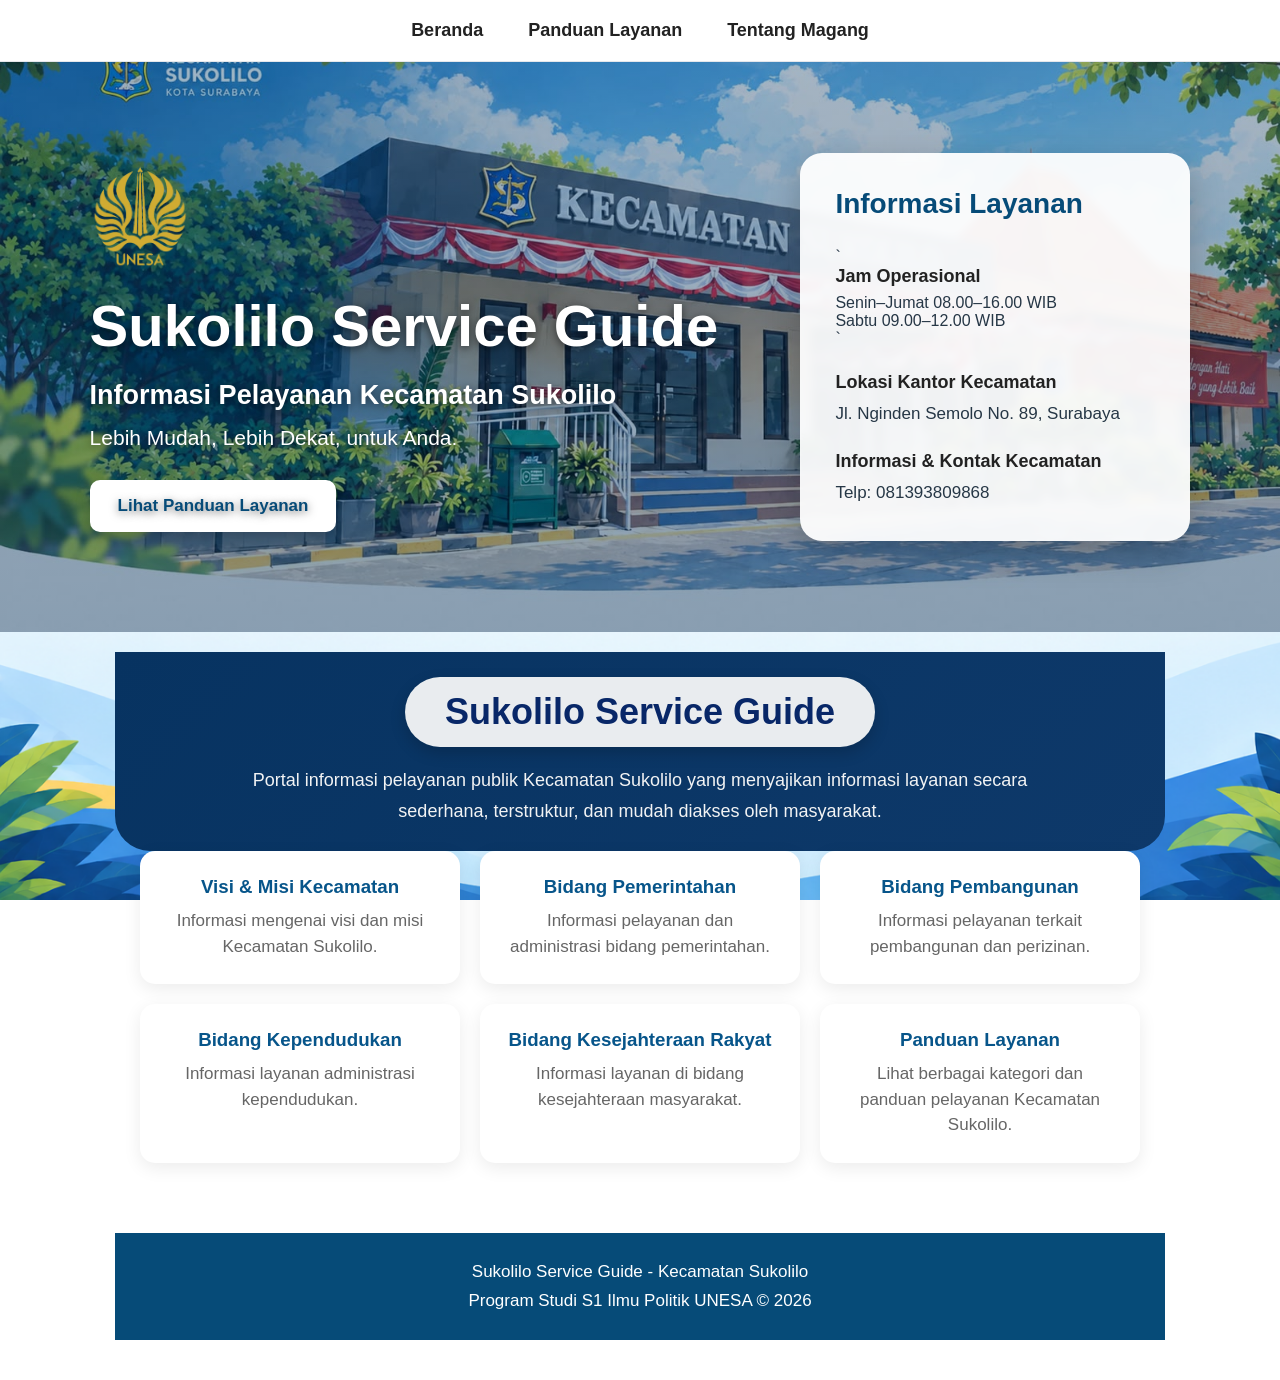
<file: index.html>
<!DOCTYPE html>
<html lang="id">
<head>
    <meta charset="UTF-8">
    <meta name="viewport" content="width=device-width, initial-scale=1.0">

    <title>Sukolilo Service Guide</title>

    <style>
        * {
            box-sizing: border-box;
            margin: 0;
            padding: 0;
        }

        body {
            font-family: Arial, Helvetica, sans-serif;
         background-image: url('gambar-bawah.png');
background-size: cover;
background-position: center;
background-attachment: fixed;
background-repeat: no-repeat;
    radial-gradient(circle at 15% 20%, rgba(20, 91, 150, 0.10) 0 8px, transparent 9px),
    radial-gradient(circle at 85% 75%, rgba(20, 91, 150, 0.08) 0 10px, transparent 11px),
    repeating-linear-gradient(
        45deg,
        transparent 0px,
        transparent 18px,
        rgba(30, 100, 160, 0.045) 19px,
        rgba(30, 100, 160, 0.045) 21px,
        transparent 22px,
        transparent 40px
    ),
    repeating-linear-gradient(
        -45deg,
        transparent 0px,
        transparent 18px,
        rgba(30, 100, 160, 0.045) 19px,
        rgba(30, 100, 160, 0.045) 21px,
        transparent 22px,
        transparent 40px
    );

        /* =========================
           NAVBAR
        ========================= */
        .navbar {
            background: white;
            display: flex;
            justify-content: center;
            align-items: center;
            gap: 45px;
            padding: 20px;
            border-bottom: 1px solid #e5e7eb;
            position: sticky;
            top: 0;
            z-index: 100;
        }

        .navbar a {
            text-decoration: none;
            color: #222;
            font-size: 18px;
            font-weight: 700;
        }

        .navbar a:hover {
            color: #07558a;
        }


        /* =========================
           HERO
        ========================= */
        .hero {
            min-height: 570px;

            background-image:
                linear-gradient(
                    rgba(0, 45, 85, 0.35),
                    rgba(0, 45, 85, 0.45)
                ),
                url("sukolilo-bg.png");

            background-size: cover;
            background-position: center;

            display: flex;
            justify-content: space-between;
            align-items: center;

            gap: 50px;
            padding: 60px 7%;
        }


        /* =========================
           BAGIAN KIRI HERO
        ========================= */
        .hero-left {
            max-width: 700px;
            color: white;
            text-shadow: 0 2px 8px rgba(0,0,0,0.55);
        }

        .hero-left h1 {
            font-size: 58px;
            line-height: 1.1;
            margin-bottom: 22px;
            font-weight: 800;
        }

        .hero-left h2 {
            font-size: 27px;
            margin-bottom: 15px;
            font-weight: 700;
        }

        .hero-left p {
            font-size: 21px;
            margin-bottom: 30px;
        }

        .button {
            display: inline-block;
            background: white;
            color: #064b78;

            padding: 16px 28px;

            border-radius: 10px;

            text-decoration: none;
            font-size: 17px;
            font-weight: 700;

            box-shadow: 0 5px 15px rgba(0,0,0,0.2);

            transition: 0.2s;
        }

        .button:hover {
            transform: translateY(-2px);
            background: #f1f7fb;
        }


        /* =========================
           INFORMASI LAYANAN
        ========================= */
        .info-card {
            width: 390px;

            background: rgba(255,255,255,0.94);

            border-radius: 22px;

            padding: 35px;

            color: #263746;

            box-shadow:
                0 12px 35px rgba(0,0,0,0.22);

            backdrop-filter: blur(4px);
        }

        .info-card h2 {
            color: #064b78;
            font-size: 28px;
            margin-bottom: 28px;
        }

        .info-item {
            margin-bottom: 24px;
        }

        .info-item:last-child {
            margin-bottom: 0;
        }

        .info-item strong {
            display: block;
            font-size: 18px;
            margin-bottom: 7px;
            color: #222;
        }

        .info-item p {
            font-size: 17px;
            line-height: 1.6;
        }


        /* =========================
           BAGIAN BAWAH
        ========================= */
        .intro {
            max-width: 1100px;
            margin: 40px auto;
            padding: 0 25px;
            text-align: center;
        }

        .intro h2 {
            color: #07558a;
            font-size: 32px;
            margin-bottom: 15px;
        }

        .intro p {
            font-size: 17px;
            line-height: 1.7;
            color: #555;
        }


        /* =========================
           MENU HALAMAN
        ========================= */
        .menu-pages {
            max-width: 1100px;
            margin: 0 auto 70px;
            padding: 0 25px;

            display: grid;
            grid-template-columns: repeat(3, 1fr);
            gap: 20px;
        }

        .page-card {
            background: white;
            border-radius: 15px;
            padding: 25px;

            text-decoration: none;
            color: #12304f;

            box-shadow: 0 5px 18px rgba(0,0,0,0.08);

            transition: 0.2s;
        }

        .page-card:hover {
            transform: translateY(-4px);
            box-shadow: 0 10px 25px rgba(0,0,0,0.12);
        }

        .page-card h3 {
            color: #07558a;
            margin-bottom: 10px;
        }

        .page-card p {
            color: #666;
            line-height: 1.5;
        }


        /* =========================
           FOOTER
        ========================= */
        footer {
            background: #064b78;
            color: white;
            text-align: center;
            padding: 25px;
            font-size: 14px;
        }


        /* =========================
           RESPONSIVE HP
        ========================= */
        @media (max-width: 900px) {

            .hero {
                flex-direction: column;
                align-items: stretch;
                padding: 50px 25px;
            }

            .hero-left {
                max-width: 100%;
            }

            .hero-left h1 {
                font-size: 42px;
            }

            .hero-left h2 {
                font-size: 23px;
            }

            .info-card {
                width: 100%;
            }

            .menu-pages {
                grid-template-columns: 1fr;
            }

            .navbar {
                gap: 18px;
                flex-wrap: wrap;
            }

            .navbar a {
                font-size: 15px;
            }
        }
    </style>
</head>


<body>


<!-- =========================
     NAVBAR
========================= -->

<nav class="navbar">

    <a href="index.html">Beranda</a>

    <a href="panduan.html">Panduan Layanan</a>

    <a href="tentang.html">Tentang Magang</a>

</nav>



<!-- =========================
     HERO
========================= -->

<section class="hero">


    <!-- BAGIAN KIRI -->

    <div class="hero-left">
        <img src="logo-unesa.png" alt="Logo UNESA" style="width: 100px; margin-bottom: 20px;">

        <h1>
            Sukolilo Service Guide
        </h1>

        <h2>
            Informasi Pelayanan Kecamatan Sukolilo
        </h2>

        <p>
            Lebih Mudah, Lebih Dekat, untuk Anda.
        </p>

        <a href="panduan.html" class="button">
            Lihat Panduan Layanan
        </a>

    </div>



    <!-- BAGIAN KANAN -->

    <div class="info-card">

        <h2>
            Informasi Layanan
        </h2>


        <div class="info-item">

            

            `<div class="jam-operasional">
    <strong>Jam Operasional</strong>
    <div class="jadwal-hari">
        <span>Senin–Jumat</span>
        <span>08.00–16.00 WIB</span>
    </div>
    <div class="jadwal-hari">
        <span>Sabtu</span>
        <span>09.00–12.00 WIB</span>
    </div>
</div>`

        </div>


        <div class="info-item">

            <strong>
                Lokasi Kantor Kecamatan
            </strong>

            <p>
                Jl. Nginden Semolo No. 89, Surabaya
            </p>

        </div>


        <div class="info-item">

            <strong>
                Informasi & Kontak Kecamatan
            </strong>

            <p>
                Telp: 081393809868
            </p>

        </div>

    </div>

</section>



<!-- =========================
     INTRO
========================= -->

<section class="intro">

    <div class="header" style="
    text-align: center;
    padding: 25px 20px;
    margin-top: -20px;
    background: linear-gradient(135deg, #073361, #0e396a);
    border-radius: 0 0 35px 35px;
">

    <h1 style="
    display: inline-block;
    margin: 0 0 18px 0;
    padding: 14px 40px;
    background: #e9ecef;
    color: rgb(8, 39, 104);
    border-radius: 50px;
    font-size: 36px;
    box-shadow: 0 6px 15px rgba(0,0,0,0.18);
">
    Sukolilo Service Guide
</h1>

    <p style="
        margin: 0 auto;
        max-width: 850px;
        font-size: 18px;
        line-height: 1.7;
        color: #f2f3f4;
    ">
        Portal informasi pelayanan publik Kecamatan Sukolilo
        yang menyajikan informasi layanan secara sederhana,
        terstruktur, dan mudah diakses oleh masyarakat.
    </p>

</div>




<!-- =========================
     MENU HALAMAN
========================= -->

<section class="menu-pages">


    <a href="visi-misi.html" class="page-card">

        <h3>
            Visi & Misi Kecamatan
        </h3>

        <p>
            Informasi mengenai visi dan misi Kecamatan Sukolilo.
        </p>

    </a>



    <a href="pemerintahan.html" class="page-card">

        <h3>
            Bidang Pemerintahan
        </h3>

        <p>
            Informasi pelayanan dan administrasi bidang pemerintahan.
        </p>

    </a>



    <a href="pembangunan.html" class="page-card">

        <h3>
            Bidang Pembangunan
        </h3>

        <p>
            Informasi pelayanan terkait pembangunan dan perizinan.
        </p>

    </a>



    <a href="kependudukan.html" class="page-card">

        <h3>
            Bidang Kependudukan
        </h3>

        <p>
            Informasi layanan administrasi kependudukan.
        </p>

    </a>



    <a href="kesra.html" class="page-card">

        <h3>
            Bidang Kesejahteraan Rakyat
        </h3>

        <p>
            Informasi layanan di bidang kesejahteraan masyarakat.
        </p>

    </a>



    <a href="panduan.html" class="page-card">

        <h3>
            Panduan Layanan
        </h3>

        <p>
            Lihat berbagai kategori dan panduan pelayanan Kecamatan Sukolilo.
        </p>

    </a>


</section>



<!-- =========================
     FOOTER
========================= -->

<footer>
    

   <div class="footer">

    <p style="color: white;">
        Sukolilo Service Guide - Kecamatan Sukolilo
    </p>

    <p style="color: white;">
        Program Studi S1 Ilmu Politik UNESA © 2026 
    </p>

</div>

</footer>


</body>
</html>
</file>
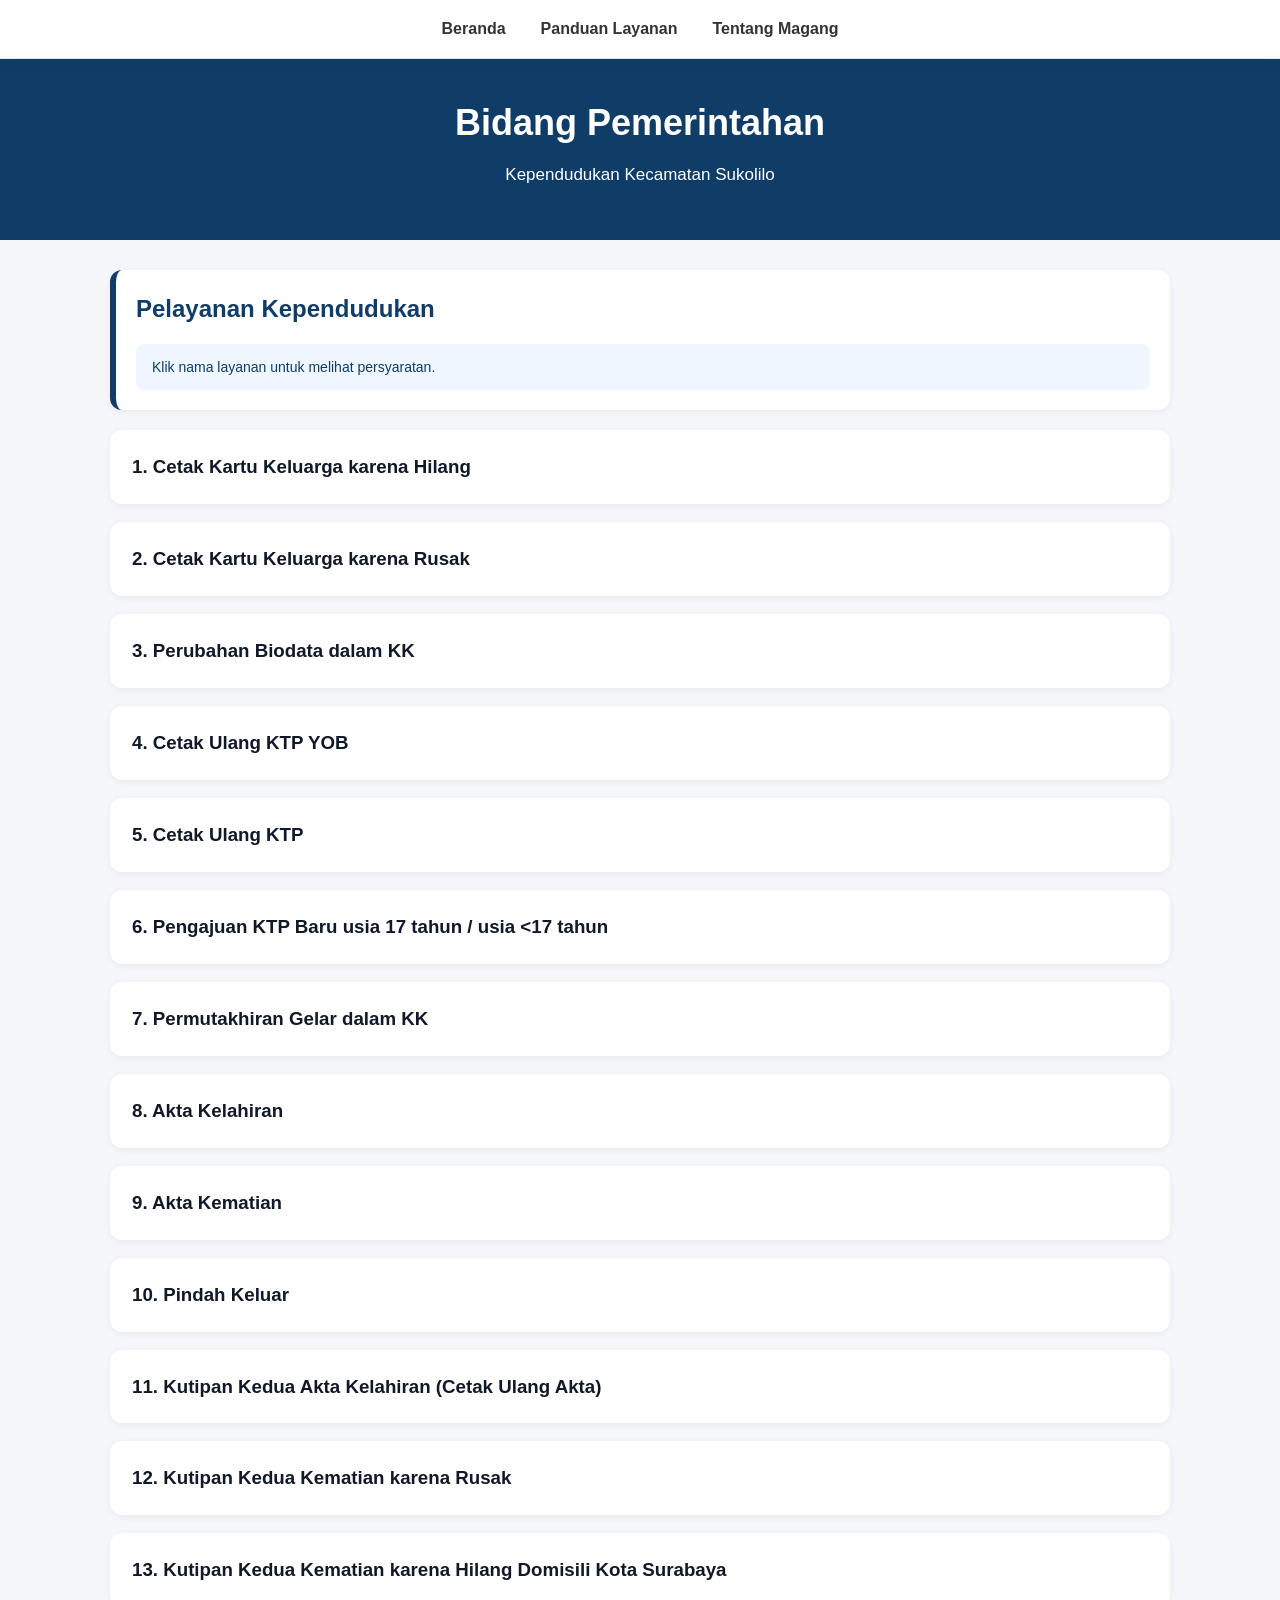
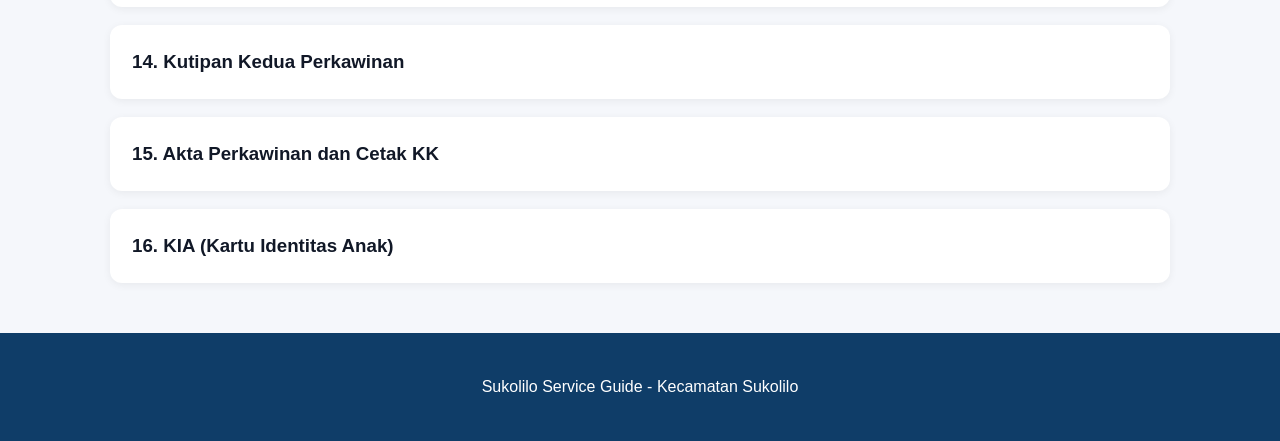
<file: kependudukan.html>
<!DOCTYPE html>
<html lang="id">
<head>
    <meta charset="UTF-8">
    <meta name="viewport" content="width=device-width, initial-scale=1.0">

    <title>Kependudukan - Sukolilo Service Guide</title>

    <style>
        * {
            box-sizing: border-box;
        }

        body {
            margin: 0;
            font-family: Arial, sans-serif;
            background-color: #f5f7fb;
            color: #1f2937;
            line-height: 1.6;
        }

        /* NAVIGASI */
        .top-menu {
            display: flex;
            align-items: center;
            justify-content: center;
            gap: 35px;
            padding: 16px 20px;
            background: white;
            border-bottom: 1px solid #e5e7eb;
            box-shadow: 0 2px 8px rgba(0,0,0,0.05);
            position: sticky;
            top: 0;
            z-index: 100;
        }

        .top-menu a {
            text-decoration: none;
            color: #333;
            font-weight: 600;
        }

        .top-menu a:hover {
            color: #2563eb;
        }

        /* HEADER */
        .header {
            background-color: #0f3d68;
            color: white;
            padding: 35px 20px;
            text-align: center;
        }

        .header h1 {
            margin: 0;
            font-size: 36px;
        }

        .header p {
            margin-top: 10px;
            font-size: 17px;
        }

        /* CONTAINER */
        .container {
            max-width: 1100px;
            margin: 30px auto;
            padding: 0 20px;
        }

        /* JUDUL */
        .section-title {
            background-color: white;
            padding: 20px;
            margin-top: 30px;
            margin-bottom: 20px;
            border-radius: 12px;
            border-left: 6px solid #0f3d68;
            box-shadow: 0 2px 8px rgba(0, 0, 0, 0.06);
        }

        .section-title h2 {
            margin: 0;
            color: #0f3d68;
        }

        /* KOTAK LAYANAN */
        .service {
            background-color: white;
            margin-top: 18px;
            padding: 22px;
            border-radius: 12px;
            box-shadow: 0 2px 8px rgba(0, 0, 0, 0.06);
        }

        .service h3 {
            margin: 0;
            color: #111827;
            cursor: pointer;
        }

        .service h3:hover {
            color: #0f3d68;
        }

        /* ISI PERSYARATAN */
        .service-content {
            display: none;
            margin-top: 15px;
            padding-top: 15px;
            border-top: 1px solid #e5e7eb;
        }

        .service-content p {
            font-weight: bold;
            margin-bottom: 5px;
        }

        .service-content ul {
            margin-top: 5px;
            padding-left: 25px;
        }

        .service-content li {
            margin-bottom: 6px;
        }

        /* PETUNJUK */
        .hint {
            background: #eef6ff;
            color: #0f3d68;
            padding: 12px 16px;
            border-radius: 8px;
            margin-top: 15px;
            font-size: 14px;
        }

        /* FOOTER */
        .footer {
            margin-top: 50px;
            padding: 25px;
            background-color: #0f3d68;
            color: white;
            text-align: center;
        }

        /* MOBILE */
        @media (max-width: 600px) {

            .header h1 {
                font-size: 27px;
            }

            .header p {
                font-size: 15px;
            }

            .container {
                padding: 0 12px;
            }

            .service {
                padding: 18px;
            }

            .top-menu {
                gap: 15px;
                flex-wrap: wrap;
            }
        }
    </style>
</head>

<body>

    <!-- NAVIGASI -->
    <nav class="top-menu">
        <a href="index.html">Beranda</a>
        <a href="panduan.html">Panduan Layanan</a>
        <a href="tentang.html">Tentang Magang</a>
    </nav>


    <!-- HEADER -->
    <div class="header">
        <h1>Bidang Pemerintahan</h1>
        <p>Kependudukan Kecamatan Sukolilo</p>
    </div>


    <!-- ISI -->
    <main class="container">

        <div class="section-title">
            <h2>Pelayanan Kependudukan</h2>

            <div class="hint">
                Klik nama layanan untuk melihat persyaratan.
            </div>
        </div>


        <!-- 1 -->
        <div class="service">

            <h3 onclick="toggleService(this)">
                1. Cetak Kartu Keluarga karena Hilang
            </h3>

            <div class="service-content">

                <p>Persyaratan:</p>

                <ul>
                    <li>KTP</li>
                    <li>Surat Kehilangan KK</li>
                </ul>

            </div>
        </div>


        <!-- 2 -->
        <div class="service">

            <h3 onclick="toggleService(this)">
                2. Cetak Kartu Keluarga karena Rusak
            </h3>

            <div class="service-content">

                <p>Persyaratan:</p>

                <ul>
                    <li>KTP</li>
                    <li>KK yang Rusak</li>
                </ul>

            </div>
        </div>


        <!-- 3 -->
        <div class="service">

            <h3 onclick="toggleService(this)">
                3. Perubahan Biodata dalam KK
            </h3>

            <div class="service-content">

                <p>Persyaratan:</p>

                <ul>
                    <li>KK</li>
                    <li>Dokumen Pendukung Perubahan Biodata</li>
                </ul>

            </div>
        </div>


        <!-- 4 -->
        <div class="service">

            <h3 onclick="toggleService(this)">
                4. Cetak Ulang KTP YOB
            </h3>

            <div class="service-content">

                <p>Persyaratan:</p>

                <ul>
                    <li>KTP</li>
                    <li>KK</li>
                    <li>Surat Pernyataan Merubah Foto apabila tanda tangan di KTP kosong</li>
                    <li>Surat Pernyataan Tanda Tangan apabila tanda tangan di KTP kosong</li>
                    <li>Foto Bukti Kepemilikan IKD</li>
                </ul>

            </div>
        </div>


        <!-- 5 -->
        <div class="service">

            <h3 onclick="toggleService(this)">
                5. Cetak Ulang KTP
            </h3>

            <div class="service-content">

                <p>Persyaratan:</p>

                <ul>
                    <li>KTP</li>
                    <li>KK</li>
                    <li>Surat Kehilangan Kepolisian apabila alasan pengajuan KTP hilang</li>
                    <li>Foto Bukti Kepemilikan IKD</li>
                </ul>

            </div>
        </div>


        <!-- 6 -->
        <div class="service">

            <h3 onclick="toggleService(this)">
                6. Pengajuan KTP Baru usia 17 tahun / usia &lt;17 tahun
            </h3>

            <div class="service-content">

                <p>Persyaratan:</p>

                <ul>
                    <li>KK</li>
                </ul>

            </div>
        </div>


        <!-- 7 -->
        <div class="service">

            <h3 onclick="toggleService(this)">
                7. Permutakhiran Gelar dalam KK
            </h3>

            <div class="service-content">

                <p>Persyaratan:</p>

                <ul>
                  <li>KK</li>
                  <li>Dokumen Pendukung Perubahan Gelar</li>
                </ul>

            </div>
        </div>


        <!-- 8 -->
        <div class="service">

            <h3 onclick="toggleService(this)">
                8. Akta Kelahiran
            </h3>

            <div class="service-content">

                <p>Persyaratan:</p>

                <ul>
                    <li>KK</li>
                    <li>KTP Orang Tua</li>
                    <li>Buku Nikah Orang Tua</li>
                    <li>Surat Keterangan Lahir</li>
                    <li>Fotokopi KTP 2 Orang Saksi</li>
                </ul>

            </div>
        </div>


        <!-- 9 -->
        <div class="service">

            <h3 onclick="toggleService(this)">
                9. Akta Kematian
            </h3>

            <div class="service-content">

                <p>Persyaratan:</p>

                <ul>
                    <li>KK Alm</li>
                    <li>KTP Alm</li>
                    <li>Surat Keterangan Meninggal Dunia</li>
                    <li>KTP Pelopor</li>
                    <li>Fotokopi KTP 2 Orang Saksi</li>
                </ul>

            </div>
        </div>


        <!-- 10 -->
        <div class="service">

            <h3 onclick="toggleService(this)">
                10. Pindah Keluar
            </h3>

            <div class="service-content">

                <p>Persyaratan:</p>

                <ul>
                    <li>KK</li>
                    <li>KTP Pelapor</li>
                    <li>KK Tujuan apabila status kepindahan menumpang KK</li>
                </ul>

            </div>
        </div>


        <!-- 11 -->
        <div class="service">

            <h3 onclick="toggleService(this)">
                11. Kutipan Kedua Akta Kelahiran (Cetak Ulang Akta)
            </h3>

            <div class="service-content">

                <p>Persyaratan:</p>

                <ul>
                    <li>KTP</li>
                    <li>KK</li>
                    <li>Akta Kelahiran</li>
                    <li>Surat Kehilangan dari Kepolisian apabila hilang</li>
                    <li>Surat Keabsahan Akta Kelahiran</li>
                </ul>

            </div>
        </div>


        <!-- 12 -->
        <div class="service">

            <h3 onclick="toggleService(this)">
                12. Kutipan Kedua Kematian karena Rusak
            </h3>

            <div class="service-content">

                <p>Persyaratan:</p>

                <ul>
                    <li>KTP</li>
                    <li>Akta Kematian</li>
                    <li>Fotokopi KK</li>
                    <li>Surat Pernyataan yang menyatakan semua saudara kandung jika tidak keberatan diwakilkan oleh salah satu saudara kandung bermaterai 10.000 (optional)</li>
                    <li>Surat Pernyataan jika memang anak Tunggal bermaterai 10.000 (optional)</li>
                    <li>Surat Keabsahan apabila akta kematian terbitan luar Kota Surabaya</li>
                </ul>

            </div>
        </div>


        <!-- 13 -->
        <div class="service">

            <h3 onclick="toggleService(this)">
                13. Kutipan Kedua Kematian karena Hilang Domisili Kota Surabaya
            </h3>

            <div class="service-content">

                <p>Persyaratan:</p>

                <ul>
                    <li>KTP</li>
                    <li>Fotokopi Akta Kematian</li>
                    <li>Surat Kehilangan dari Kepolisian (wajib)</li>
                    <li>Fotokopi KK (wajib)</li>
                    <li>KTP Saudara Kandung bermaterai 10.000 (optional)</li>
                    <li>Surat Pernyataan jika memang anak Tunggal bermaterai 10.000 (optional)</li>
                </ul>

            </div>
        </div>


        <!-- 14 -->
        <div class="service">

            <h3 onclick="toggleService(this)">
                14. Kutipan Kedua Perkawinan
            </h3>

            <div class="service-content">

                <p>Persyaratan:</p>

                <ul>
                    <li>KK</li>
                    <li>KTP</li>
                    <li>Kutipan Akta Perkawinan</li>
                    <li>Surat Keabsahan Akta Perkawinan jika akta perkawinan terbitan luar Kota Surabaya</li>
                    <li>Lampiran Perjanjian Pernikahan</li>
                    <li>Surat Kehilangan jika akta perkawinan hilang</li>
                </ul>

            </div>
        </div>


        <!-- 15 -->
        <div class="service">

            <h3 onclick="toggleService(this)">
                15. Akta Perkawinan dan Cetak KK
            </h3>

            <div class="service-content">

                <p>Persyaratan:</p>

                <ul>
                    <li>Surat Keterangan Kawin dari Pemuka Agama</li>
                    <li>Pas Foto Calon Mempelai 4x6</li>
                    <li>KK bila calon mempelai bukan KK Surabaya</li>
                    <li>Lampiran Perjanjian Pernikahan</li>
                    <li>Surat Keterangan tidak ada halangan menikah</li>
                </ul>

            </div>
        </div>


        <!-- 16 -->
        <div class="service">

            <h3 onclick="toggleService(this)">
                16. KIA (Kartu Identitas Anak)
            </h3>

            <div class="service-content">

                <p>Persyaratan:</p>

                <ul>
                    <li>KK</li>
                    <li>KTP Orang Tua</li>
                    <li>Akta Kelahiran</li>
                    <li>Buku Nikah Orang Tua</li>
                    <li>Scan Rapot / Surat Keterangan Sekolah (usia &gt;5 tahun)</li>
                    <li>Foto Anak (usia &gt;5 tahun)</li>
                </ul>

            </div>
        </div>

    </main>


    <!-- FOOTER -->
    <div class="footer">
        <p>
            Sukolilo Service Guide - Kecamatan Sukolilo
        </p>
    </div>


    <!-- JAVASCRIPT -->
    <script>

        function toggleService(title) {

            const content = title.nextElementSibling;

            if (content.style.display === "none" || content.style.display === "") {

                content.style.display = "block";

            } else {

                content.style.display = "none";

            }

        }

    </script>

</body>
</html>
</file>
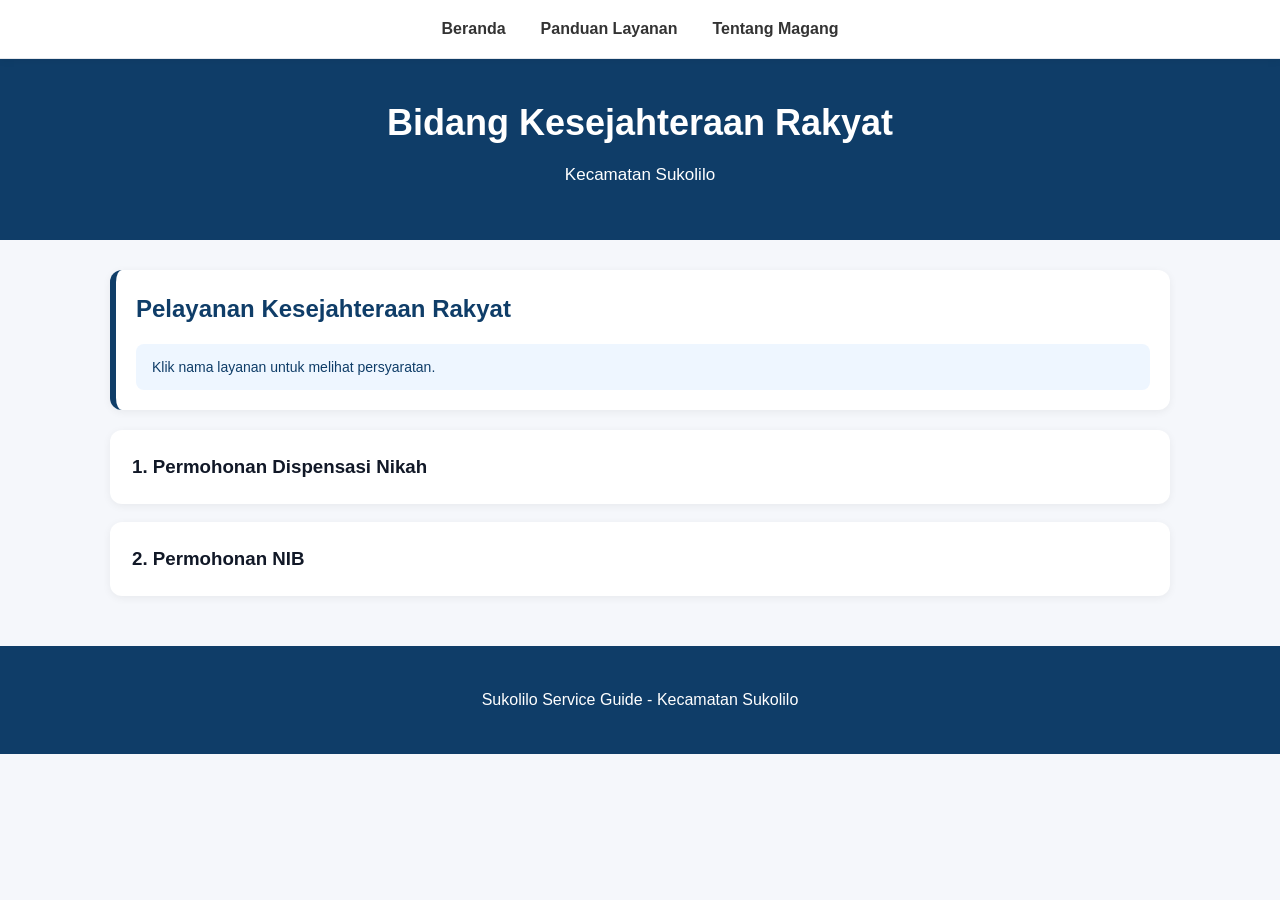
<file: kesejahteraan.html>
<!DOCTYPE html>
<html lang="id">
<head>
    <meta charset="UTF-8">
    <meta name="viewport" content="width=device-width, initial-scale=1.0">

    <title>Kesejahteraan Rakyat - Sukolilo Service Guide</title>

    <style>
        * {
            box-sizing: border-box;
        }

        body {
            margin: 0;
            font-family: Arial, sans-serif;
            background-color: #f5f7fb;
            color: #1f2937;
            line-height: 1.6;
        }

        /* NAVIGASI */
        .top-menu {
            display: flex;
            align-items: center;
            justify-content: center;
            gap: 35px;
            padding: 16px 20px;
            background: white;
            border-bottom: 1px solid #e5e7eb;
            box-shadow: 0 2px 8px rgba(0,0,0,0.05);
            position: sticky;
            top: 0;
            z-index: 100;
        }

        .top-menu a {
            text-decoration: none;
            color: #333;
            font-weight: 600;
        }

        .top-menu a:hover {
            color: #2563eb;
        }

        /* HEADER */
        .header {
            background-color: #0f3d68;
            color: white;
            padding: 35px 20px;
            text-align: center;
        }

        .header h1 {
            margin: 0;
            font-size: 36px;
        }

        .header p {
            margin-top: 10px;
            font-size: 17px;
        }

        /* CONTAINER */
        .container {
            max-width: 1100px;
            margin: 30px auto;
            padding: 0 20px;
        }

        /* JUDUL */
        .section-title {
            background-color: white;
            padding: 20px;
            margin-top: 30px;
            margin-bottom: 20px;
            border-radius: 12px;
            border-left: 6px solid #0f3d68;
            box-shadow: 0 2px 8px rgba(0, 0, 0, 0.06);
        }

        .section-title h2 {
            margin: 0;
            color: #0f3d68;
        }

        /* LAYANAN */
        .service {
            background-color: white;
            margin-top: 18px;
            padding: 22px;
            border-radius: 12px;
            box-shadow: 0 2px 8px rgba(0, 0, 0, 0.06);
        }

        .service h3 {
            margin: 0;
            color: #111827;
            cursor: pointer;
        }

        .service h3:hover {
            color: #0f3d68;
        }

        /* PERSYARATAN */
        .service-content {
            display: none;
            margin-top: 15px;
            padding-top: 15px;
            border-top: 1px solid #e5e7eb;
        }

        .service-content p {
            font-weight: bold;
            margin-bottom: 5px;
        }

        .service-content ul {
            margin-top: 5px;
            padding-left: 25px;
        }

        .service-content li {
            margin-bottom: 6px;
        }

        /* INFO */
        .hint {
            background: #eef6ff;
            color: #0f3d68;
            padding: 12px 16px;
            border-radius: 8px;
            margin-top: 15px;
            font-size: 14px;
        }

        /* FOOTER */
        .footer {
            margin-top: 50px;
            padding: 25px;
            background-color: #0f3d68;
            color: white;
            text-align: center;
        }

        /* MOBILE */
        @media (max-width: 600px) {

            .header h1 {
                font-size: 27px;
            }

            .header p {
                font-size: 15px;
            }

            .container {
                padding: 0 12px;
            }

            .service {
                padding: 18px;
            }

            .top-menu {
                gap: 15px;
                flex-wrap: wrap;
            }
        }
    </style>
</head>

<body>

    <!-- NAVIGASI -->
    <nav class="top-menu">
        <a href="index.html">Beranda</a>
        <a href="panduan.html">Panduan Layanan</a>
        <a href="tentang.html">Tentang Magang</a>
    </nav>


    <!-- HEADER -->
    <div class="header">
        <h1>Bidang Kesejahteraan Rakyat</h1>
        <p>Kecamatan Sukolilo</p>
    </div>


    <!-- ISI -->
    <main class="container">

        <div class="section-title">
            <h2>Pelayanan Kesejahteraan Rakyat</h2>

            <div class="hint">
                Klik nama layanan untuk melihat persyaratan.
            </div>
        </div>


        <!-- 1. DISPENSASI NIKAH -->
        <div class="service">

            <h3 onclick="toggleService(this)">
                1. Permohonan Dispensasi Nikah
            </h3>

            <div class="service-content">

                <p>Persyaratan:</p>

                <ul>
                    <li>Pengajuan dispensasi nikah melalui website SSWALFA
                        </li>

<a href="https://sswalfa.surabaya.go.id/" target="_blank" class="service-link">
    Buka SSWALFA
</a>
                    <li>
                        Pengajuan dilakukan maksimal/minimal 10 hari sebelum
                        calon pengantin (catin) sesuai ketentuan yang berlaku
                    </li>

                    <li>N1 (Pengantar Nikah)</li>

                    <li>N2 (Permohonan untuk ke KUA)</li>

                    <li>N3 jika Catin P &lt;21 dan Catin L &lt;23</li>

                    <li>N5 atau N6 jika status catin cerai mati</li>

                    <li>Surat Pernyataan Belum Menikah</li>

                    <li>Surat Keterangan Catin Sehat dari Puskesmas</li>

                    <li>N10 (Pengantar Nikah dari KUA)</li>

                    <li>Surat Pengantar RT/RW</li>

                    <li>Kartu Keluarga Catin dan Wali Nikah</li>

                    <li>KTP Catin</li>

                    <li>Akta Kelahiran Catin</li>

                    <li>Ijazah Terakhir Catin</li>

                    <li>
                        Akta Kematian jika mantan suami dan orang tua
                        catin meninggal
                    </li>

                    <li>Sertifikat kelas Catin</li>

                    <li>
                        Apabila calon istri di bawah 17 tahun dan suami
                        di bawah 19 tahun, minta surat putusan pengadilan
                        menikah di bawah umur
                    </li>
                </ul>

            </div>
        </div>


        <!-- 2. NIB -->
        <div class="service">

            <h3 onclick="toggleService(this)">
                2. Permohonan NIB
            </h3>

            <div class="service-content">

                <p>Persyaratan:</p>

                <ul>
                    <li>Nama Pemilik</li>

                    <li>Nama Usaha / Brand</li>

                    <li>NPWP (optional)</li>

                    <li>Pendaftaran melalui OSS</li>
                </ul>
<a href="https://oss.go.id/" target="_blank" class="service-link">
    Buka OSS
</a>
            </div>
        </div>

    </main>


    <!-- FOOTER -->
    <div class="footer">
        <p>
            Sukolilo Service Guide - Kecamatan Sukolilo
        </p>
    </div>


    <!-- JAVASCRIPT -->
    <script>

        function toggleService(title) {

            const content = title.nextElementSibling;

            if (
                content.style.display === "none" ||
                content.style.display === ""
            ) {

                content.style.display = "block";

            } else {

                content.style.display = "none";

            }

        }

    </script>

</body>
</html>
</file>
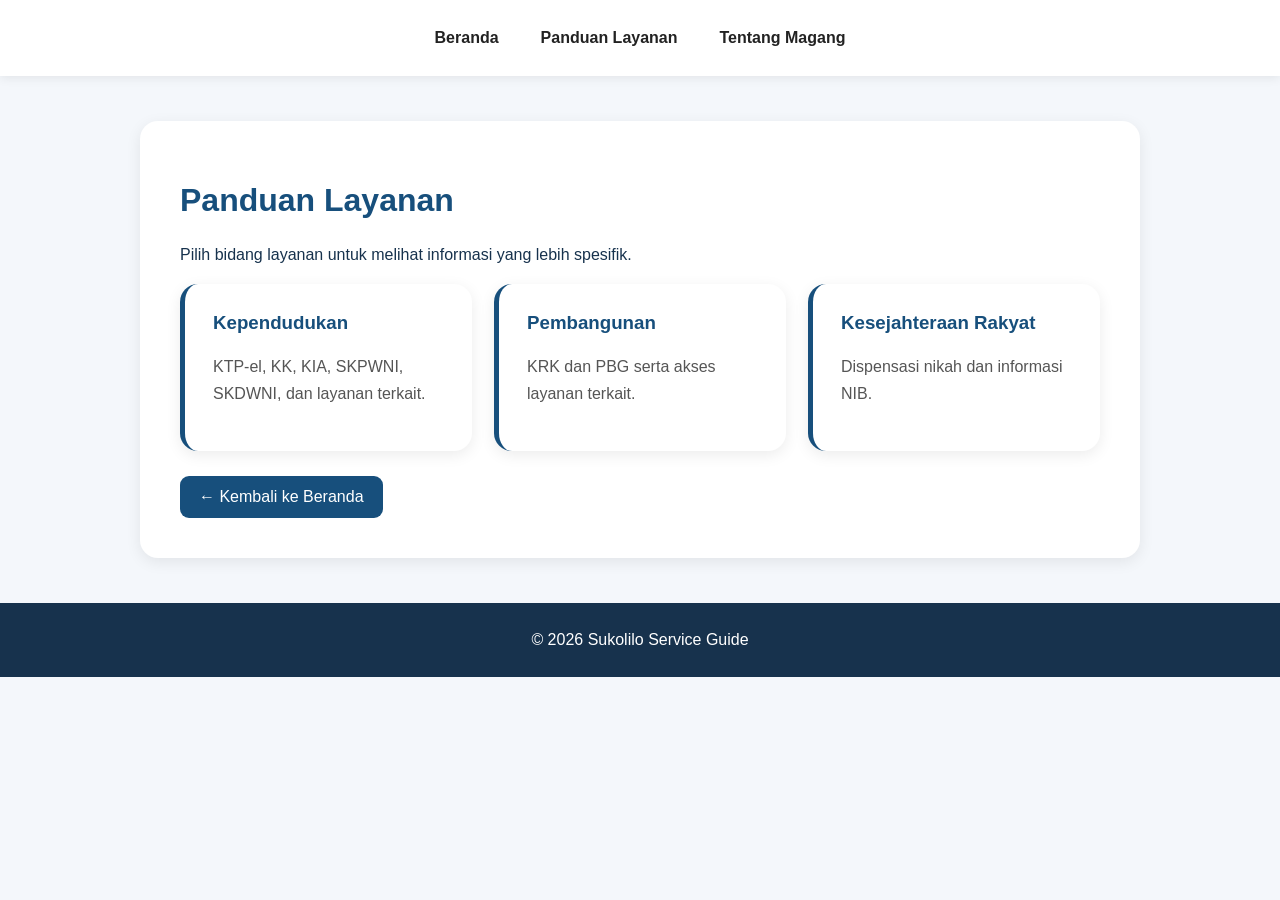
<file: panduan.html>
<!DOCTYPE html>
<html lang="id"><head>
<meta charset="UTF-8"><meta name="viewport" content="width=device-width,initial-scale=1.0">
<title>Panduan Layanan - Sukolilo Service Guide</title><link rel="stylesheet" href="style.css"></head>
<body>
<nav><a href="index.html">Beranda</a><a href="panduan.html">Panduan Layanan</a><a href="tentang.html">Tentang Magang</a></nav>
<main class="page"><div class="page-card">
<h1>Panduan Layanan</h1>
<p>Pilih bidang layanan untuk melihat informasi yang lebih spesifik.</p>
<div class="menu-grid">
<a class="menu-card" href="kependudukan.html"><h3>Kependudukan</h3><p>KTP-el, KK, KIA, SKPWNI, SKDWNI, dan layanan terkait.</p></a>
<a class="menu-card" href="pembangunan.html"><h3>Pembangunan</h3><p>KRK dan PBG serta akses layanan terkait.</p></a>
<a class="menu-card" href="kesejahteraan.html"><h3>Kesejahteraan Rakyat</h3><p>Dispensasi nikah dan informasi NIB.</p></a>
</div>
<a class="back" href="index.html">← Kembali ke Beranda</a>
</div></main>
<footer>© 2026 Sukolilo Service Guide</footer>
</body></html>
</file>
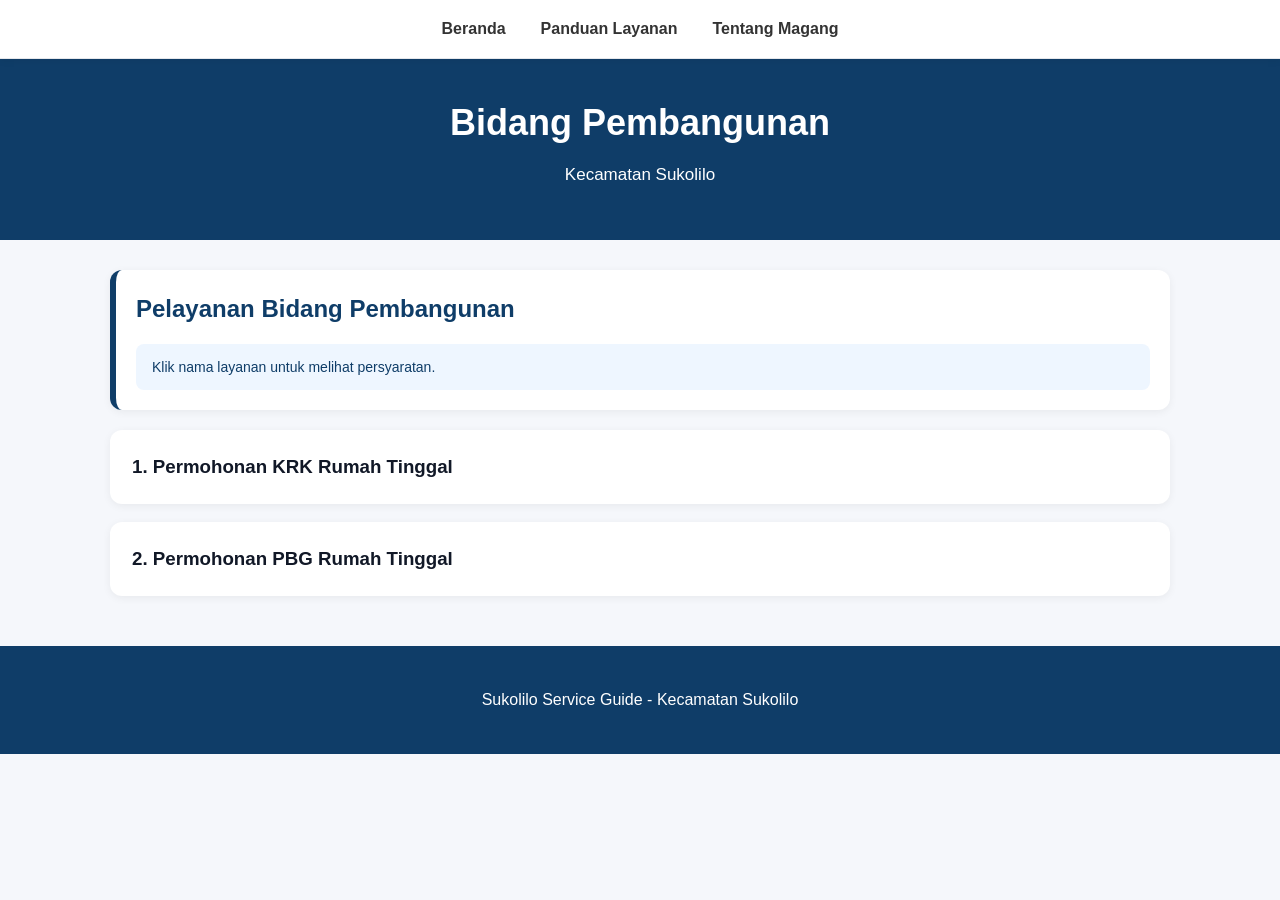
<file: pembangunan.html>
<!DOCTYPE html>
<html lang="id">
<head>
    <meta charset="UTF-8">
    <meta name="viewport" content="width=device-width, initial-scale=1.0">

    <title>Pembangunan - Sukolilo Service Guide</title>

    <style>
        * {
            box-sizing: border-box;
        }

        body {
            margin: 0;
            font-family: Arial, sans-serif;
            background-color: #f5f7fb;
            color: #1f2937;
            line-height: 1.6;
        }

        /* NAVIGASI */
        .top-menu {
            display: flex;
            align-items: center;
            justify-content: center;
            gap: 35px;
            padding: 16px 20px;
            background: white;
            border-bottom: 1px solid #e5e7eb;
            box-shadow: 0 2px 8px rgba(0,0,0,0.05);
            position: sticky;
            top: 0;
            z-index: 100;
        }

        .top-menu a {
            text-decoration: none;
            color: #333;
            font-weight: 600;
        }

        .top-menu a:hover {
            color: #2563eb;
        }

        /* HEADER */
        .header {
            background-color: #0f3d68;
            color: white;
            padding: 35px 20px;
            text-align: center;
        }

        .header h1 {
            margin: 0;
            font-size: 36px;
        }

        .header p {
            margin-top: 10px;
            font-size: 17px;
        }

        /* CONTAINER */
        .container {
            max-width: 1100px;
            margin: 30px auto;
            padding: 0 20px;
        }

        /* JUDUL */
        .section-title {
            background-color: white;
            padding: 20px;
            margin-top: 30px;
            margin-bottom: 20px;
            border-radius: 12px;
            border-left: 6px solid #0f3d68;
            box-shadow: 0 2px 8px rgba(0, 0, 0, 0.06);
        }

        .section-title h2 {
            margin: 0;
            color: #0f3d68;
        }

        /* LAYANAN */
        .service {
            background-color: white;
            margin-top: 18px;
            padding: 22px;
            border-radius: 12px;
            box-shadow: 0 2px 8px rgba(0, 0, 0, 0.06);
        }

        .service h3 {
            margin: 0;
            color: #111827;
            cursor: pointer;
        }

        .service h3:hover {
            color: #0f3d68;
        }

        /* PERSYARATAN */
        .service-content {
            display: none;
            margin-top: 15px;
            padding-top: 15px;
            border-top: 1px solid #e5e7eb;
        }

        .service-content p {
            font-weight: bold;
            margin-bottom: 5px;
        }

        .service-content ul {
            margin-top: 5px;
            padding-left: 25px;
        }

        .service-content li {
            margin-bottom: 8px;
        }

        /* PETUNJUK */
        .hint {
            background: #eef6ff;
            color: #0f3d68;
            padding: 12px 16px;
            border-radius: 8px;
            margin-top: 15px;
            font-size: 14px;
        }

        /* FOOTER */
        .footer {
            margin-top: 50px;
            padding: 25px;
            background-color: #0f3d68;
            color: white;
            text-align: center;
        }

        /* MOBILE */
        @media (max-width: 600px) {

            .header h1 {
                font-size: 27px;
            }

            .header p {
                font-size: 15px;
            }

            .container {
                padding: 0 12px;
            }

            .service {
                padding: 18px;
            }

            .top-menu {
                gap: 15px;
                flex-wrap: wrap;
            }
        }
    </style>
</head>

<body>

    <!-- NAVIGASI -->
    <nav class="top-menu">
        <a href="index.html">Beranda</a>
        <a href="panduan.html">Panduan Layanan</a>
        <a href="tentang.html">Tentang Magang</a>
    </nav>


    <!-- HEADER -->
    <div class="header">
        <h1>Bidang Pembangunan</h1>
        <p>Kecamatan Sukolilo</p>
    </div>


    <!-- ISI -->
    <main class="container">

        <div class="section-title">
            <h2>Pelayanan Bidang Pembangunan</h2>

            <div class="hint">
                Klik nama layanan untuk melihat persyaratan.
            </div>
        </div>


        <!-- 1. KRK -->
        <div class="service">

            <h3 onclick="toggleService(this)">
                1. Permohonan KRK Rumah Tinggal
            </h3>

            <div class="service-content">

                <p>Persyaratan:</p>

                <ul>
                    <li>NIK Pemohon</li>

                    <li>SPTJM (Surat Pernyataan Tanggung Jawab Mutlak) KRK &amp; PBG</li>

                    <li>
                        Status / Bukti Surat Tanah, seperti
                        Petok/Yasan, Eigendom, IPEDA, atau Sertifikat (SHM & SHGP)
                        
                    </li>

                    <li>
                        Form sketsa persil dan foto lokasi yang diberi
                        titik koordinat (Koordinat dapat menggunakan koordinat dari
                        peta/Google Maps dan dilengkapi tanda tangan
                        pemilik tanah)
                    </li>

        

                    <li>Akta pendirian usaha</li>

                    <li>
                        Peta bidang untuk surat tanah IPEDA, Eigendom,
                        Petok/Letter C, atau Tanah Yasan
                    </li>

                    <li>
                        Rekomendasi dari BPKAD untuk surat tanah IPEDA,
                        Eigendom, Petok/Letter C, atau Tanah Yasan
                    </li>

                    <li>
                        Surat pernyataan penguasaan fisik tanah selama
                        20 tahun berturut-turut untuk surat tanah IPEDA,
                        Eigendom, Petok/Letter C, atau Tanah Yasan
                    </li>

                     <li>
                        Pengajuan dan persyaratan pembangunan dapat dilakukan secara online, dengan pembuatan akun melalui SSWALFA
                     </li>
                    `<a href="https://sswalfa.surabaya.go.id/" target="_blank" class="service-link">Buka SSWALFA</a>`
</a>
                </ul>

            </div>
        </div>


        <!-- 2. PBG -->
        <div class="service">

            <h3 onclick="toggleService(this)">
                2. Permohonan PBG Rumah Tinggal
            </h3>

            <div class="service-content">

                <p>Persyaratan:</p>

                <ul>
                    <li>NIK Pemohon</li>

                    <li>SPTJM (Surat Pernyataan Tanggung Jawab Mutlak) KRK &amp; PBG</li>
                    <li>
                        KRK yang sudah diterbitkan sebagai salah satu
                        kelengkapan pengajuan PBG
                    </li>

                    <li>
                        Status / Bukti Surat Tanah, seperti
                        Petok/Yasan, Eigendom, IPEDA, atau Sertifikat (SHM & SHGP)
                    </li>
<li>Peta bidang untuk surat tanah tertentu</li>
                    <li>
                        Form sketsa persil dan foto lokasi yang diberi
                        titik koordinat serta tanda tangan pemilik tanah
                    </li>

                    <li>Akta pendirian usaha</li>

             

                    <li>Rekomendasi dari BPKAD untuk surat tanah tertentu</li>

                    <li>
                        Surat pernyataan penguasaan fisik tanah selama
                        20 tahun berturut-turut untuk surat tanah tertentu
                    </li>

                    <li>
                        Gambar arsitektur bangunan dalam format
                        DWG/AutoCAD 2007
                    <li>
                    Pengajuan dan persyaratan pembangunan dapat dilakukan secara online, dengan pembuatan akun melalui SSWALFA.
                    </li>
 `<a href="https://sswalfa.surabaya.go.id/" target="_blank" class="service-link">Buka SSWALFA</a>`
</a>
                   
                </ul>

            </div>
        </div>

    </main>


    <!-- FOOTER -->
    <div class="footer">
        <p>
            Sukolilo Service Guide - Kecamatan Sukolilo
        </p>
    </div>


    <!-- JAVASCRIPT -->
    <script>

        function toggleService(title) {

            const content = title.nextElementSibling;

            if (
                content.style.display === "none" ||
                content.style.display === ""
            ) {

                content.style.display = "block";

            } else {

                content.style.display = "none";

            }

        }

    </script>

</body>
</html>
</file>
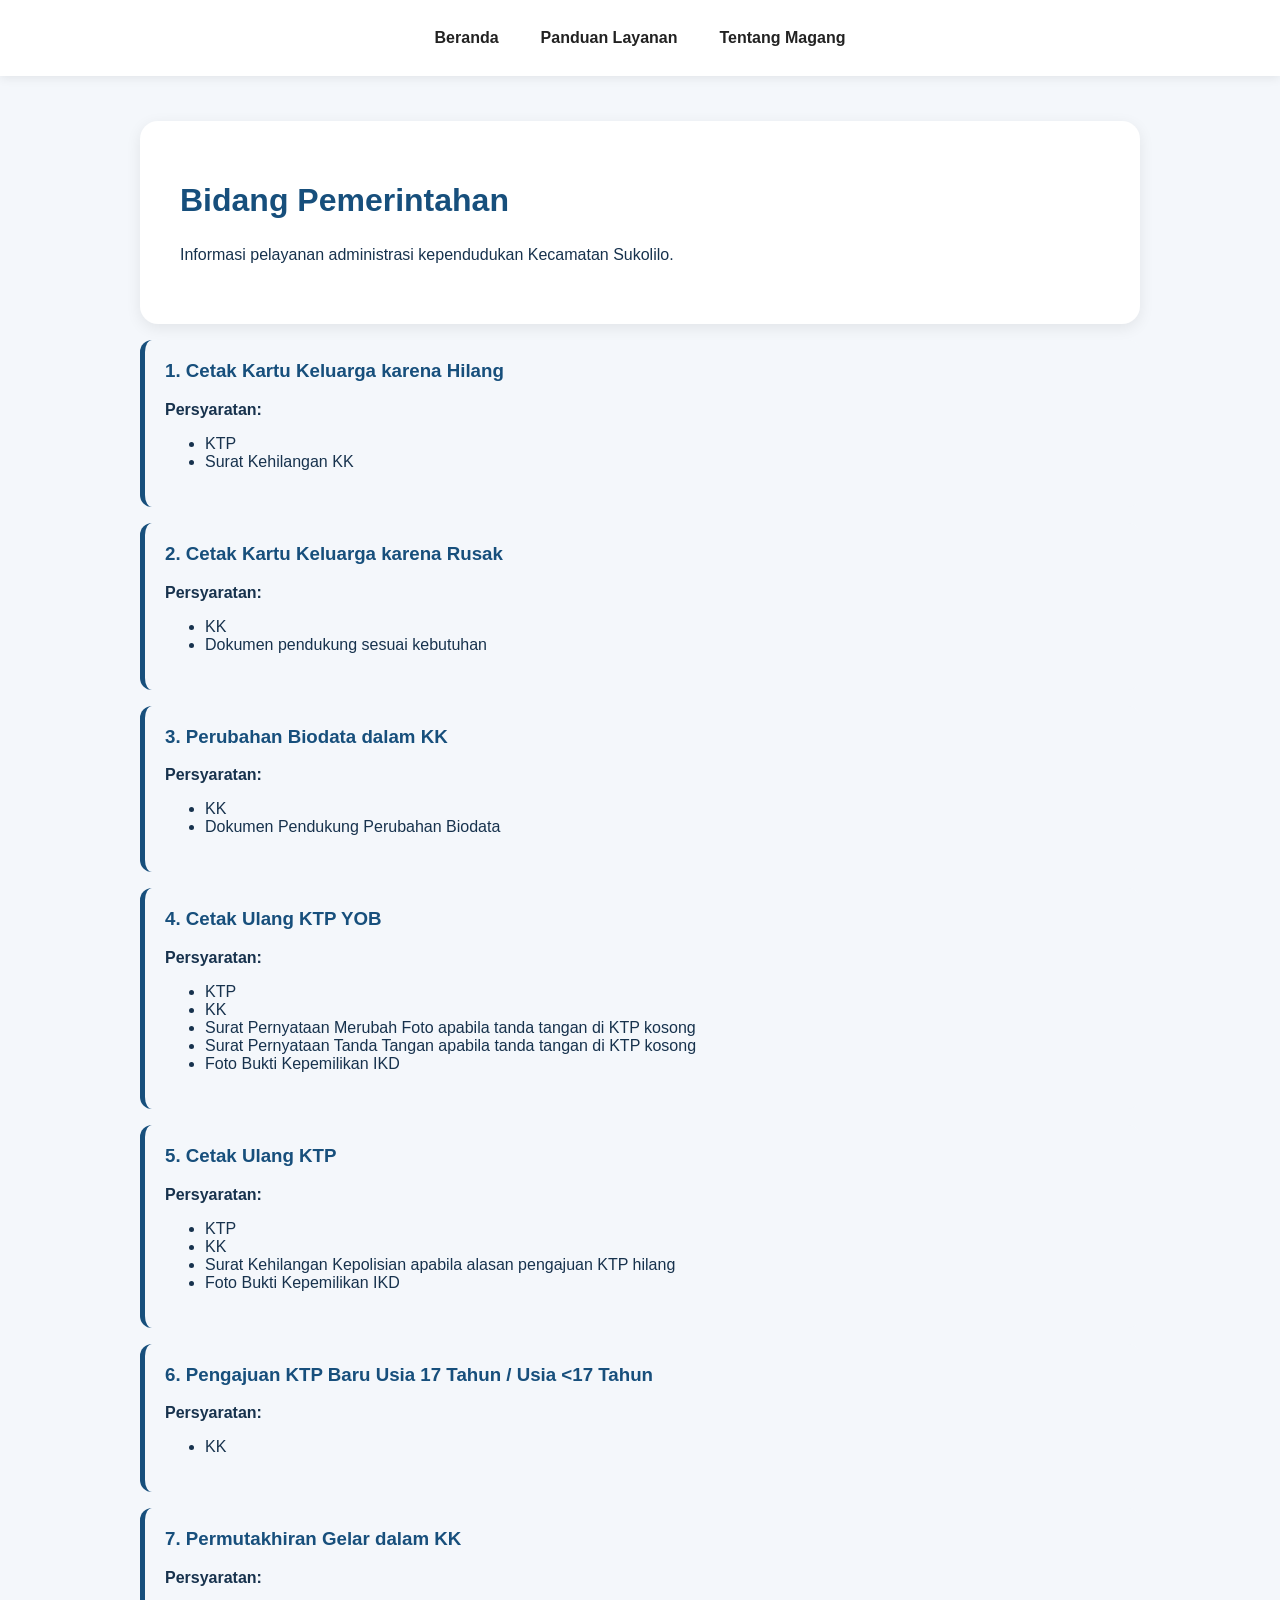
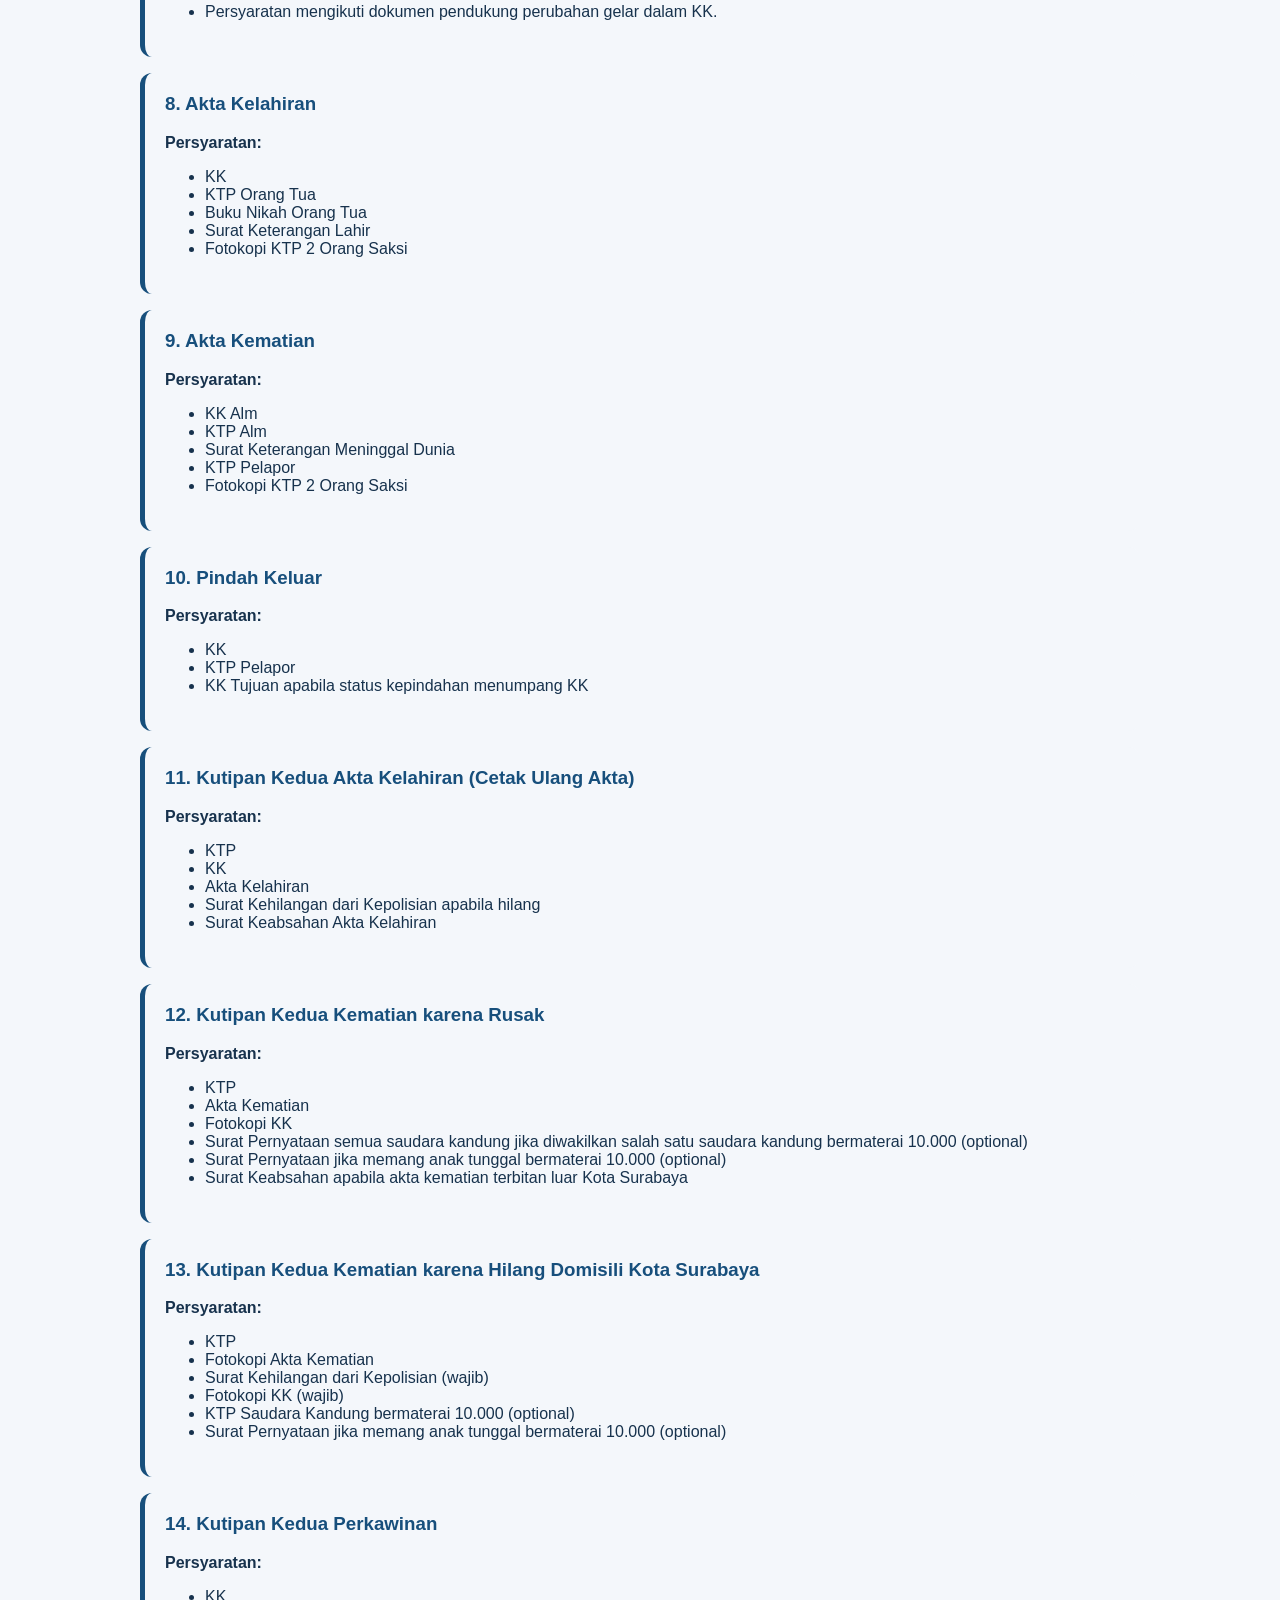
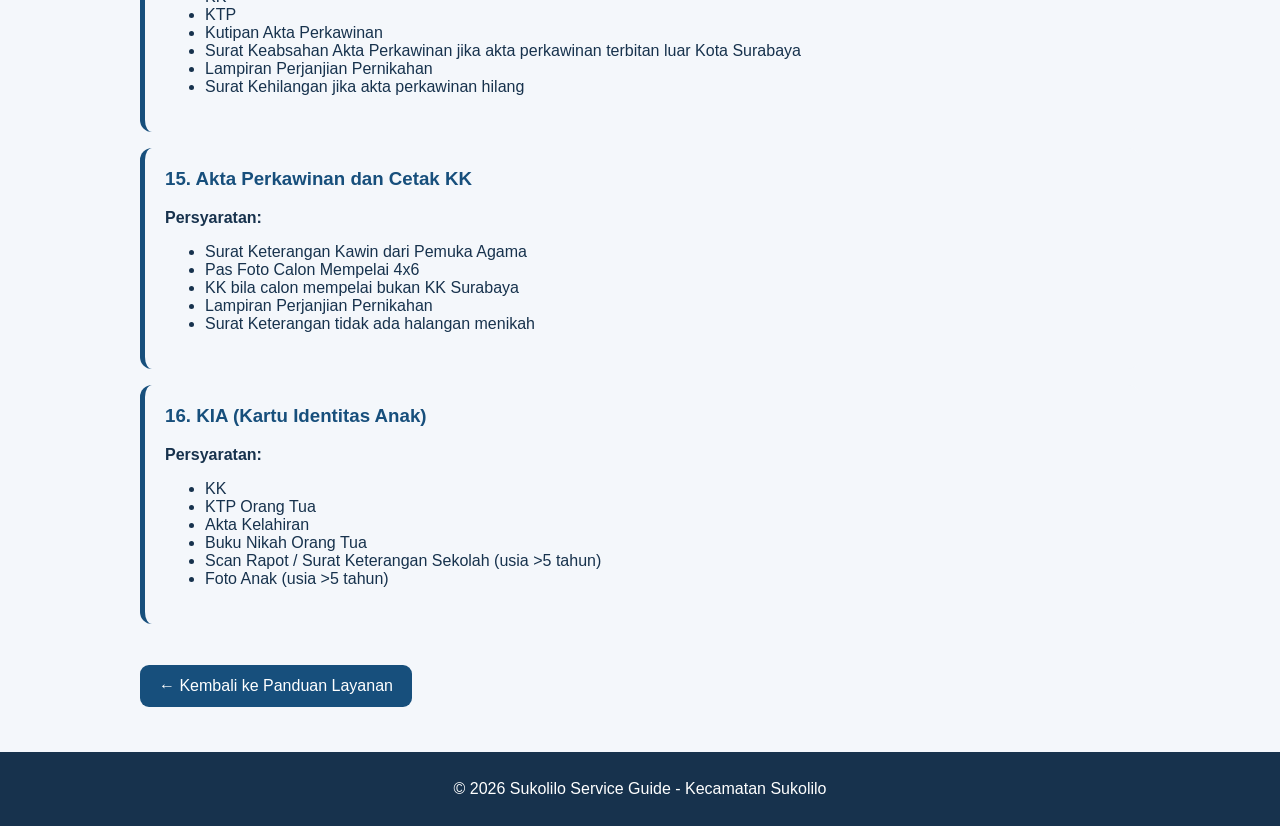
<file: pemerintahan.html>
<!DOCTYPE html>
<html lang="id">

<head>
    <meta charset="UTF-8">
    <meta name="viewport" content="width=device-width, initial-scale=1.0">
    <title>Bidang Pemerintahan - Sukolilo Service Guide</title>
    <link rel="stylesheet" href="style.css">
</head>

<body>

<nav class="top-menu">
    <a href="index.html">Beranda</a>
    <a href="panduan.html">Panduan Layanan</a>
    <a href="tentang.html">Tentang Magang</a>
</nav>

<main class="page">

    <div class="page-card">
        <h1>Bidang Pemerintahan</h1>
        <p>Informasi pelayanan administrasi kependudukan Kecamatan Sukolilo.</p>
    </div>

    <div class="service">
        <h3>1. Cetak Kartu Keluarga karena Hilang</h3>
        <p><strong>Persyaratan:</strong></p>
        <ul>
            <li>KTP</li>
            <li>Surat Kehilangan KK</li>
        </ul>
    </div>

    <div class="service">
        <h3>2. Cetak Kartu Keluarga karena Rusak</h3>
        <p><strong>Persyaratan:</strong></p>
        <ul>
            <li>KK</li>
            <li>Dokumen pendukung sesuai kebutuhan</li>
        </ul>
    </div>

    <div class="service">
        <h3>3. Perubahan Biodata dalam KK</h3>
        <p><strong>Persyaratan:</strong></p>
        <ul>
            <li>KK</li>
            <li>Dokumen Pendukung Perubahan Biodata</li>
        </ul>
    </div>

    <div class="service">
        <h3>4. Cetak Ulang KTP YOB</h3>
        <p><strong>Persyaratan:</strong></p>
        <ul>
            <li>KTP</li>
            <li>KK</li>
            <li>Surat Pernyataan Merubah Foto apabila tanda tangan di KTP kosong</li>
            <li>Surat Pernyataan Tanda Tangan apabila tanda tangan di KTP kosong</li>
            <li>Foto Bukti Kepemilikan IKD</li>
        </ul>
    </div>

    <div class="service">
        <h3>5. Cetak Ulang KTP</h3>
        <p><strong>Persyaratan:</strong></p>
        <ul>
            <li>KTP</li>
            <li>KK</li>
            <li>Surat Kehilangan Kepolisian apabila alasan pengajuan KTP hilang</li>
            <li>Foto Bukti Kepemilikan IKD</li>
        </ul>
    </div>

    <div class="service">
        <h3>6. Pengajuan KTP Baru Usia 17 Tahun / Usia &lt;17 Tahun</h3>
        <p><strong>Persyaratan:</strong></p>
        <ul>
            <li>KK</li>
        </ul>
    </div>

    <div class="service">
        <h3>7. Permutakhiran Gelar dalam KK</h3>
        <p><strong>Persyaratan:</strong></p>
        <ul>
            <li>Persyaratan mengikuti dokumen pendukung perubahan gelar dalam KK.</li>
        </ul>
    </div>

    <div class="service">
        <h3>8. Akta Kelahiran</h3>
        <p><strong>Persyaratan:</strong></p>
        <ul>
            <li>KK</li>
            <li>KTP Orang Tua</li>
            <li>Buku Nikah Orang Tua</li>
            <li>Surat Keterangan Lahir</li>
            <li>Fotokopi KTP 2 Orang Saksi</li>
        </ul>
    </div>

    <div class="service">
        <h3>9. Akta Kematian</h3>
        <p><strong>Persyaratan:</strong></p>
        <ul>
            <li>KK Alm</li>
            <li>KTP Alm</li>
            <li>Surat Keterangan Meninggal Dunia</li>
            <li>KTP Pelapor</li>
            <li>Fotokopi KTP 2 Orang Saksi</li>
        </ul>
    </div>

    <div class="service">
        <h3>10. Pindah Keluar</h3>
        <p><strong>Persyaratan:</strong></p>
        <ul>
            <li>KK</li>
            <li>KTP Pelapor</li>
            <li>KK Tujuan apabila status kepindahan menumpang KK</li>
        </ul>
    </div>

    <div class="service">
        <h3>11. Kutipan Kedua Akta Kelahiran (Cetak Ulang Akta)</h3>
        <p><strong>Persyaratan:</strong></p>
        <ul>
            <li>KTP</li>
            <li>KK</li>
            <li>Akta Kelahiran</li>
            <li>Surat Kehilangan dari Kepolisian apabila hilang</li>
            <li>Surat Keabsahan Akta Kelahiran</li>
        </ul>
    </div>

    <div class="service">
        <h3>12. Kutipan Kedua Kematian karena Rusak</h3>
        <p><strong>Persyaratan:</strong></p>
        <ul>
            <li>KTP</li>
            <li>Akta Kematian</li>
            <li>Fotokopi KK</li>
            <li>Surat Pernyataan semua saudara kandung jika diwakilkan salah satu saudara kandung bermaterai 10.000 (optional)</li>
            <li>Surat Pernyataan jika memang anak tunggal bermaterai 10.000 (optional)</li>
            <li>Surat Keabsahan apabila akta kematian terbitan luar Kota Surabaya</li>
        </ul>
    </div>

    <div class="service">
        <h3>13. Kutipan Kedua Kematian karena Hilang Domisili Kota Surabaya</h3>
        <p><strong>Persyaratan:</strong></p>
        <ul>
            <li>KTP</li>
            <li>Fotokopi Akta Kematian</li>
            <li>Surat Kehilangan dari Kepolisian (wajib)</li>
            <li>Fotokopi KK (wajib)</li>
            <li>KTP Saudara Kandung bermaterai 10.000 (optional)</li>
            <li>Surat Pernyataan jika memang anak tunggal bermaterai 10.000 (optional)</li>
        </ul>
    </div>

    <div class="service">
        <h3>14. Kutipan Kedua Perkawinan</h3>
        <p><strong>Persyaratan:</strong></p>
        <ul>
            <li>KK</li>
            <li>KTP</li>
            <li>Kutipan Akta Perkawinan</li>
            <li>Surat Keabsahan Akta Perkawinan jika akta perkawinan terbitan luar Kota Surabaya</li>
            <li>Lampiran Perjanjian Pernikahan</li>
            <li>Surat Kehilangan jika akta perkawinan hilang</li>
        </ul>
    </div>

    <div class="service">
        <h3>15. Akta Perkawinan dan Cetak KK</h3>
        <p><strong>Persyaratan:</strong></p>
        <ul>
            <li>Surat Keterangan Kawin dari Pemuka Agama</li>
            <li>Pas Foto Calon Mempelai 4x6</li>
            <li>KK bila calon mempelai bukan KK Surabaya</li>
            <li>Lampiran Perjanjian Pernikahan</li>
            <li>Surat Keterangan tidak ada halangan menikah</li>
        </ul>
    </div>

    <div class="service">
        <h3>16. KIA (Kartu Identitas Anak)</h3>
        <p><strong>Persyaratan:</strong></p>
        <ul>
            <li>KK</li>
            <li>KTP Orang Tua</li>
            <li>Akta Kelahiran</li>
            <li>Buku Nikah Orang Tua</li>
            <li>Scan Rapot / Surat Keterangan Sekolah (usia &gt;5 tahun)</li>
            <li>Foto Anak (usia &gt;5 tahun)</li>
        </ul>
    </div>

    <a class="back" href="panduan.html">← Kembali ke Panduan Layanan</a>

</main>

<footer>
    © 2026 Sukolilo Service Guide - Kecamatan Sukolilo
</footer>

</body>
</html>
</file>
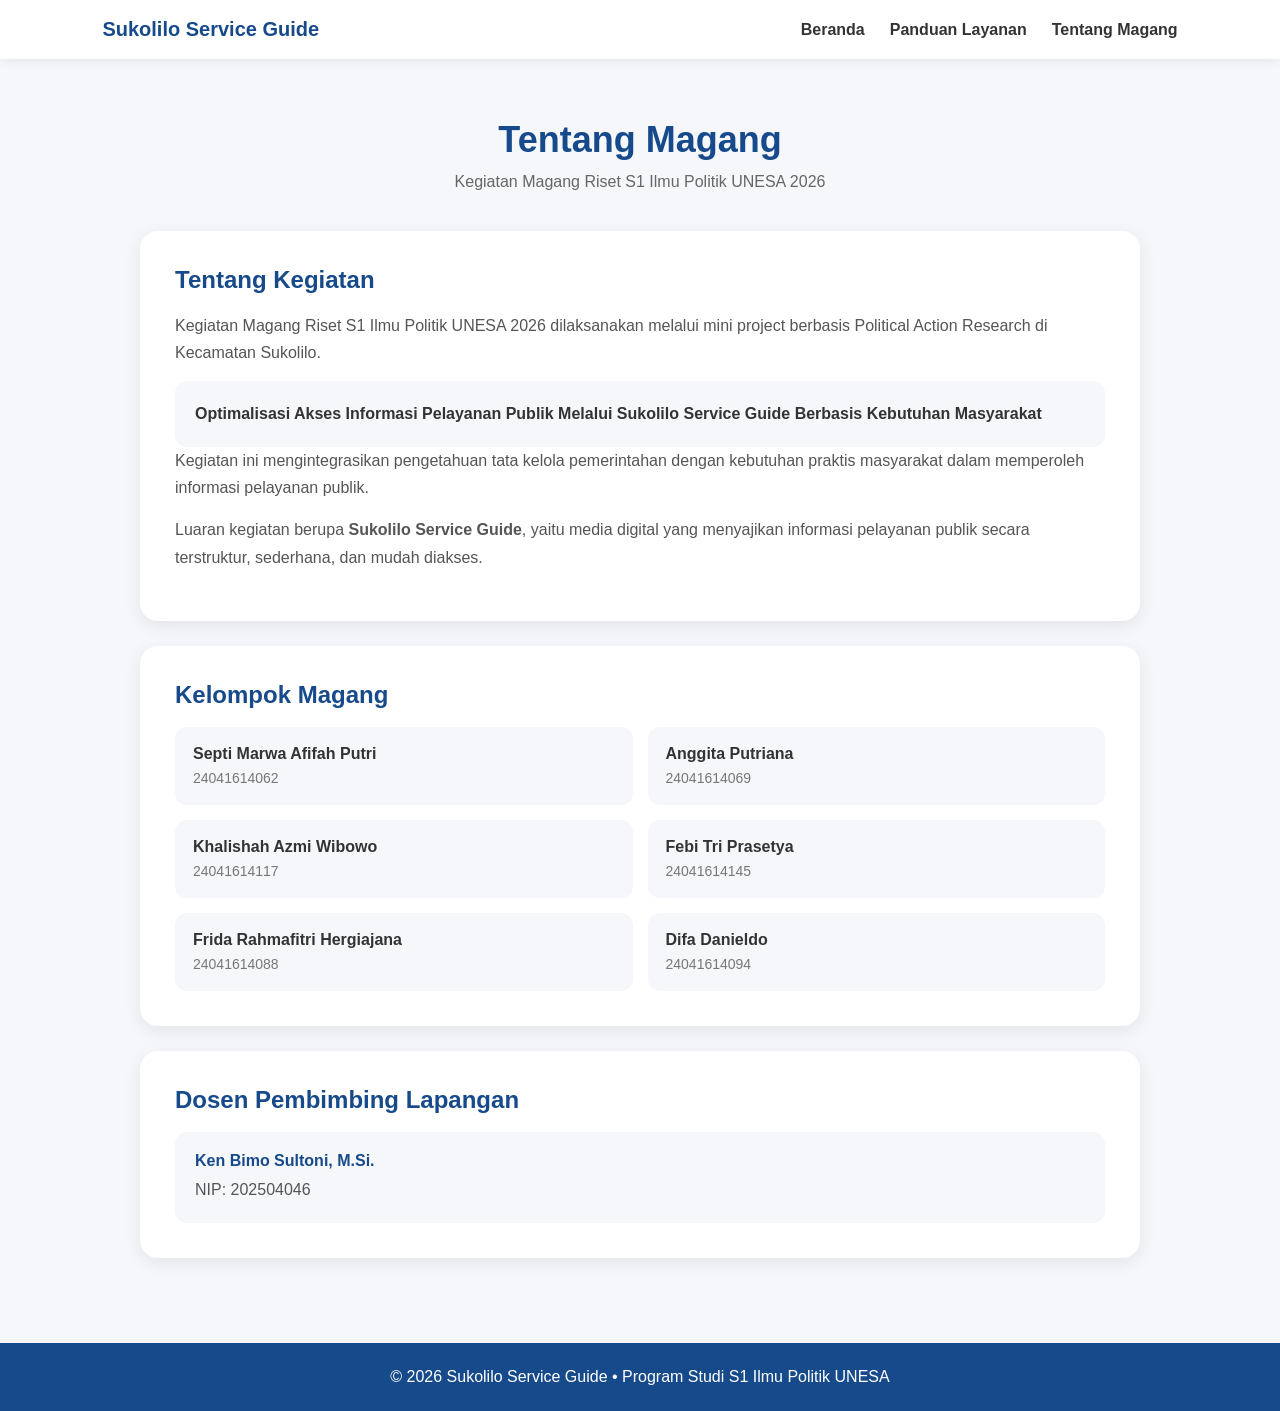
<file: tentang.html>
<!DOCTYPE html>
<html lang="id">
<head>
    <meta charset="UTF-8">
    <meta name="viewport" content="width=device-width, initial-scale=1.0">
    <title>Tentang Magang - Sukolilo Service Guide</title>

    <style>
        * {
            box-sizing: border-box;
            margin: 0;
            padding: 0;
            font-family: Arial, sans-serif;
        }

        body {
            background: #f5f7fb;
            color: #333;
        }

        nav {
            background: white;
            padding: 18px 8%;
            display: flex;
            justify-content: space-between;
            align-items: center;
            box-shadow: 0 2px 10px rgba(0,0,0,0.08);
            position: sticky;
            top: 0;
            z-index: 10;
        }

        nav .logo {
            font-size: 20px;
            font-weight: bold;
            color: #174a8b;
        }

        nav .menu {
            display: flex;
            gap: 25px;
        }

        nav a {
            text-decoration: none;
            color: #333;
            font-weight: 600;
        }

        nav a:hover {
            color: #174a8b;
        }

        .header {
            text-align: center;
            padding: 60px 20px 40px;
        }

        .header h1 {
            color: #174a8b;
            font-size: 36px;
            margin-bottom: 12px;
        }

        .header p {
            color: #666;
            font-size: 16px;
        }

        .container {
            width: 85%;
            max-width: 1000px;
            margin: auto;
            padding-bottom: 60px;
        }

        .card {
            background: white;
            padding: 35px;
            border-radius: 18px;
            box-shadow: 0 5px 18px rgba(0,0,0,0.08);
            margin-bottom: 25px;
        }

        .card h2 {
            color: #174a8b;
            margin-bottom: 18px;
        }

        .card p {
            line-height: 1.7;
            color: #555;
            margin-bottom: 15px;
        }

        .project-title {
            background: #f5f7fb;
            padding: 20px;
            border-radius: 12px;
            line-height: 1.6;
            font-weight: bold;
            color: #333;
        }

        .team-list {
            display: grid;
            grid-template-columns: repeat(2, 1fr);
            gap: 15px;
        }

        .team-member {
            background: #f5f7fb;
            padding: 18px;
            border-radius: 12px;
        }

        .team-member strong {
            display: block;
            margin-bottom: 6px;
            color: #333;
        }

        .team-member span {
            color: #777;
            font-size: 14px;
        }

        .dpl {
            background: #f5f7fb;
            padding: 20px;
            border-radius: 12px;
        }

        .dpl strong {
            color: #174a8b;
        }

        .dpl p {
            margin: 6px 0 0;
        }

        footer {
            text-align: center;
            padding: 25px;
            background: #174a8b;
            color: white;
        }

        @media (max-width: 700px) {
            nav {
                flex-direction: column;
                gap: 15px;
            }

            .team-list {
                grid-template-columns: 1fr;
            }

            .card {
                padding: 25px;
            }
        }
    </style>
</head>

<body>

    <nav>
        <div class="logo">Sukolilo Service Guide</div>

        <div class="menu">
            <a href="index.html">Beranda</a>
            <a href="panduan.html">Panduan Layanan</a>
            <a href="tentang.html">Tentang Magang</a>
        </div>
    </nav>

    <section class="header">
        <h1>Tentang Magang</h1>
        <p>Kegiatan Magang Riset S1 Ilmu Politik UNESA 2026</p>
    </section>

    <div class="container">

        <div class="card">
            <h2>Tentang Kegiatan</h2>

            <p>
                Kegiatan Magang Riset S1 Ilmu Politik UNESA 2026
                dilaksanakan melalui mini project berbasis
                Political Action Research di Kecamatan Sukolilo.
            </p>

            <div class="project-title">
                Optimalisasi Akses Informasi Pelayanan Publik Melalui
                Sukolilo Service Guide Berbasis Kebutuhan Masyarakat
            </div>

            <p>
                Kegiatan ini mengintegrasikan pengetahuan tata kelola
                pemerintahan dengan kebutuhan praktis masyarakat
                dalam memperoleh informasi pelayanan publik.
            </p>

            <p>
                Luaran kegiatan berupa
                <strong>Sukolilo Service Guide</strong>, yaitu media
                digital yang menyajikan informasi pelayanan publik
                secara terstruktur, sederhana, dan mudah diakses.
            </p>
        </div>


        <div class="card">
            <h2>Kelompok Magang</h2>

            <div class="team-list">

                <div class="team-member">
                    <strong>Septi Marwa Afifah Putri</strong>
                    <span>24041614062</span>
                </div>

                <div class="team-member">
                    <strong>Anggita Putriana</strong>
                    <span>24041614069</span>
                </div>

                <div class="team-member">
                    <strong>Khalishah Azmi Wibowo</strong>
                    <span>24041614117</span>
                </div>

                <div class="team-member">
                    <strong>Febi Tri Prasetya</strong>
                    <span>24041614145</span>
                </div>

                <div class="team-member">
                    <strong>Frida Rahmafitri Hergiajana</strong>
                    <span>24041614088</span>
                </div>

                <div class="team-member">
                    <strong>Difa Danieldo</strong>
                    <span>24041614094</span>
                </div>

            </div>
        </div>


        <div class="card">
            <h2>Dosen Pembimbing Lapangan</h2>

            <div class="dpl">
                <strong>Ken Bimo Sultoni, M.Si.</strong>
                <p>NIP: 202504046</p>
            </div>
        </div>

    </div>

    <footer>
        © 2026 Sukolilo Service Guide • Program Studi S1 Ilmu Politik UNESA
    </footer>

</body>
</html>
</file>
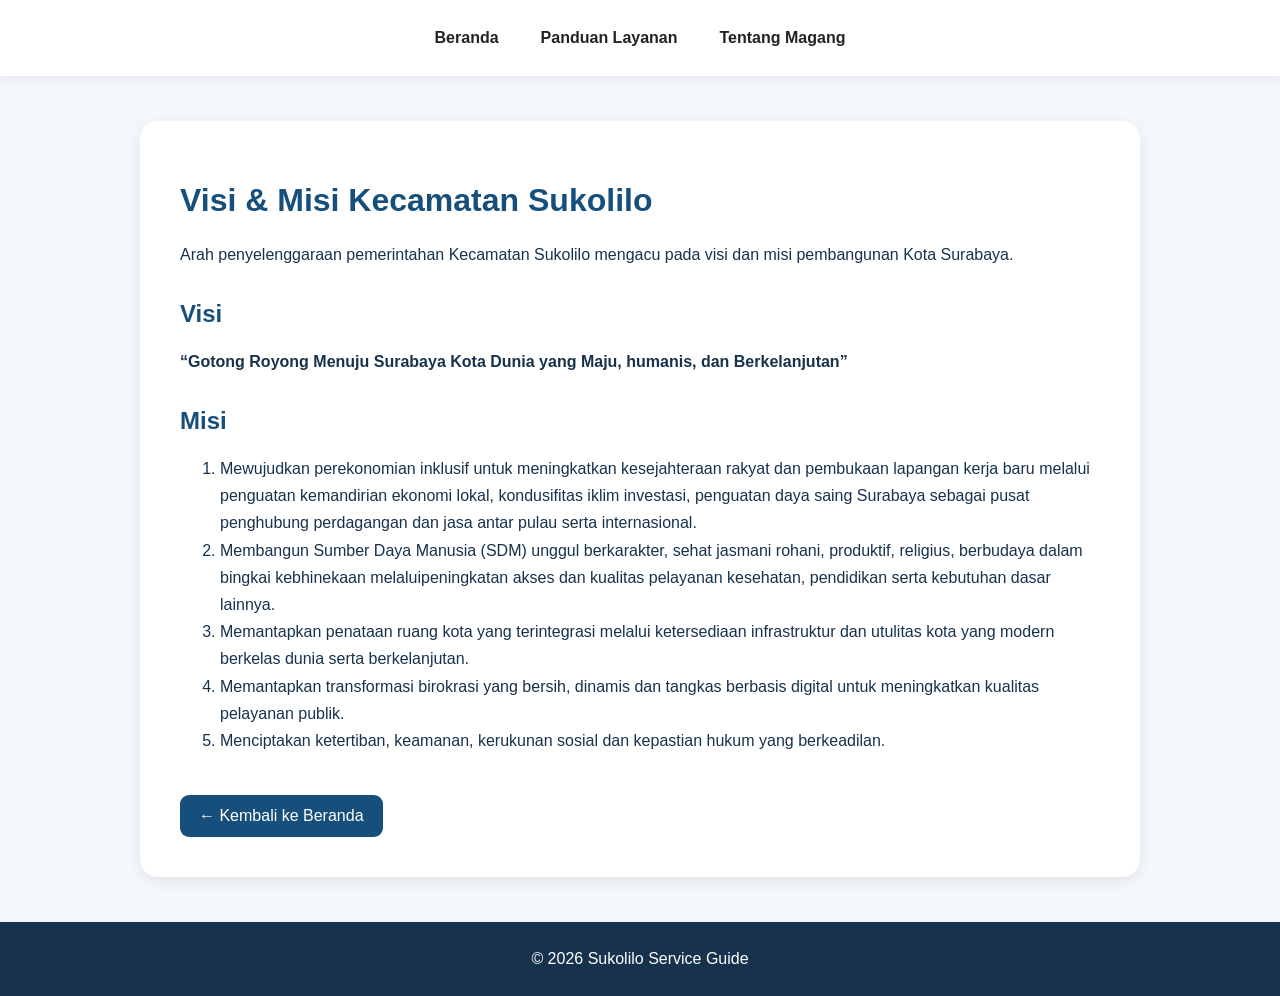
<file: visi-misi.html>
<!DOCTYPE html>
<html lang="id"><head>
<meta charset="UTF-8"><meta name="viewport" content="width=device-width,initial-scale=1.0">
<title>Visi & Misi - Sukolilo Service Guide</title><link rel="stylesheet" href="style.css"></head>
<body>
<nav><a href="index.html">Beranda</a><a href="panduan.html">Panduan Layanan</a><a href="tentang.html">Tentang Magang</a></nav>
<main class="page"><div class="page-card">
<h1>Visi &amp; Misi Kecamatan Sukolilo</h1>
<p>Arah penyelenggaraan pemerintahan Kecamatan Sukolilo mengacu pada visi dan misi pembangunan Kota Surabaya.</p>
<h2>Visi</h2>
<p><strong>“Gotong Royong Menuju Surabaya Kota Dunia yang Maju, humanis, dan Berkelanjutan”</strong></p>
<h2>Misi</h2>
<ol>
<li>Mewujudkan perekonomian inklusif untuk meningkatkan kesejahteraan rakyat dan pembukaan lapangan kerja baru melalui penguatan kemandirian ekonomi lokal, kondusifitas iklim investasi, penguatan daya saing Surabaya sebagai pusat penghubung perdagangan dan jasa antar pulau serta internasional.</li>
<li>Membangun Sumber Daya Manusia (SDM) unggul berkarakter, sehat jasmani rohani, produktif, religius, berbudaya dalam bingkai kebhinekaan melaluipeningkatan akses dan kualitas pelayanan kesehatan, pendidikan serta kebutuhan dasar lainnya.</li>
<li>Memantapkan penataan ruang kota yang terintegrasi melalui ketersediaan infrastruktur dan utulitas kota yang modern berkelas dunia serta berkelanjutan.</li>
<li>Memantapkan transformasi birokrasi yang bersih, dinamis dan tangkas berbasis digital untuk meningkatkan kualitas pelayanan publik.</li>
<li>Menciptakan ketertiban, keamanan, kerukunan sosial dan kepastian hukum yang berkeadilan.</li>
</ol>
<a class="back" href="index.html">← Kembali ke Beranda</a>
</div></main>
<footer>© 2026 Sukolilo Service Guide</footer>
</body></html>
</file>
<file: style.css>
*{box-sizing:border-box}
body{margin:0;font-family:Arial,Helvetica,sans-serif;background:#f4f7fb;color:#17324d}
nav{height:76px;background:#fff;display:flex;align-items:center;justify-content:center;gap:42px;box-shadow:0 2px 10px rgba(0,0,0,.08);position:sticky;top:0;z-index:10}
nav a{color:#222;text-decoration:none;font-weight:700;font-size:16px}
nav a:hover{color:#174f7c}
.hero{min-height:540px;background:linear-gradient(90deg,rgba(7,48,82,.84),rgba(7,48,82,.34)),url("sukolilo-bg.png") center/cover;display:flex;align-items:center;padding:60px 7%}
.hero-content{max-width:680px;color:#fff}.hero h1{font-size:48px;margin:0 0 14px}.hero p{font-size:20px;line-height:1.6;margin:8px 0}
.btn{display:inline-block;margin-top:20px;padding:13px 22px;background:#fff;color:#174f7c;border-radius:10px;text-decoration:none;font-weight:700}
.section{max-width:1120px;margin:0 auto;padding:55px 25px}
.section>h1,.section>h2{text-align:center;color:#174f7c;margin-top:0}
.info-grid,.menu-grid{display:grid;grid-template-columns:repeat(3,1fr);gap:22px}
.card,.menu-card{background:#fff;border-radius:18px;padding:28px;box-shadow:0 4px 15px rgba(0,0,0,.08)}
.menu-card{display:block;text-decoration:none;color:#17324d;border-left:5px solid #174f7c;transition:.2s}
.menu-card:hover{transform:translateY(-4px)}
.menu-card h3{color:#174f7c;margin-top:0}
.menu-card p{line-height:1.6;color:#555}
.page{max-width:1050px;margin:45px auto;padding:0 25px}.page-card{background:#fff;padding:40px;border-radius:18px;box-shadow:0 4px 15px rgba(0,0,0,.08)}
.page-card h1{color:#174f7c}.page-card h2{margin-top:32px;color:#174f7c}.page-card p,.page-card li{line-height:1.7}
.service{background:#f4f7fb;border-left:5px solid #174f7c;border-radius:12px;padding:20px;margin:16px 0}
.service h3{margin-top:0;color:#174f7c}
.back{display:inline-block;margin-top:25px;padding:12px 19px;background:#174f7c;color:#fff;text-decoration:none;border-radius:9px}
.logo-row{display:flex;justify-content:center;align-items:center;gap:20px;margin-bottom:25px}.logo-row img{height:58px;object-fit:contain}
footer{background:#17324d;color:#fff;text-align:center;padding:28px;margin-top:30px}
@media(max-width:800px){nav{gap:16px;padding:12px;height:auto;flex-wrap:wrap}nav a{font-size:14px}.hero{min-height:470px;padding:45px 7%}.hero h1{font-size:36px}.info-grid,.menu-grid{grid-template-columns:1fr}.page-card{padding:27px}}
.service-link{
    display:inline-block;
    margin-top:10px;
    padding:9px 16px;
    background:#174f7c;
    color:#fff;
    text-decoration:none;
    border-radius:8px;
    font-size:14px;
    font-weight:600;
}

.service-link:hover{
    background:#0f3d60;
}
.jam-operasional {
    margin-bottom: 24px;
}

.jadwal-hari {
    display: flex;
    flex-direction: column;
    align-items: flex-start;
    gap: 2px;
    margin-top: 8px;
    line-height: 1.5;
}
</file>
